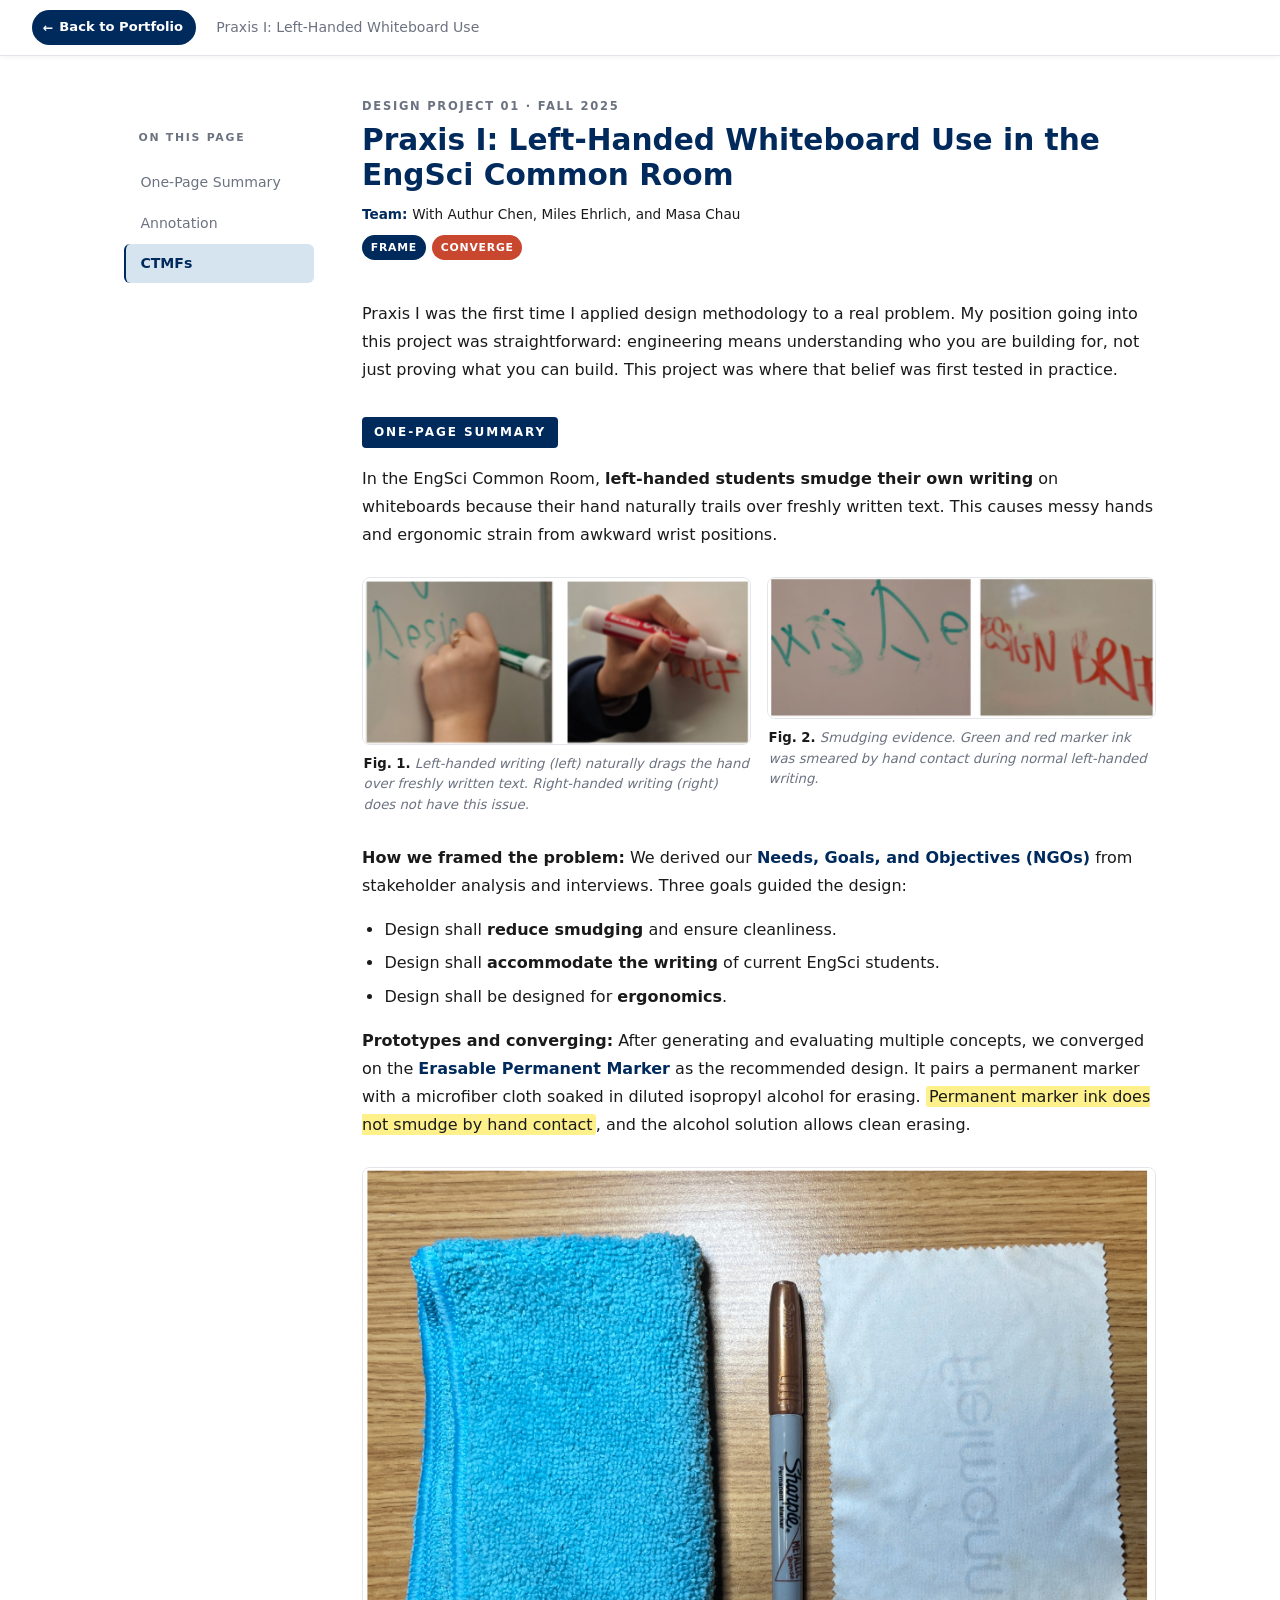
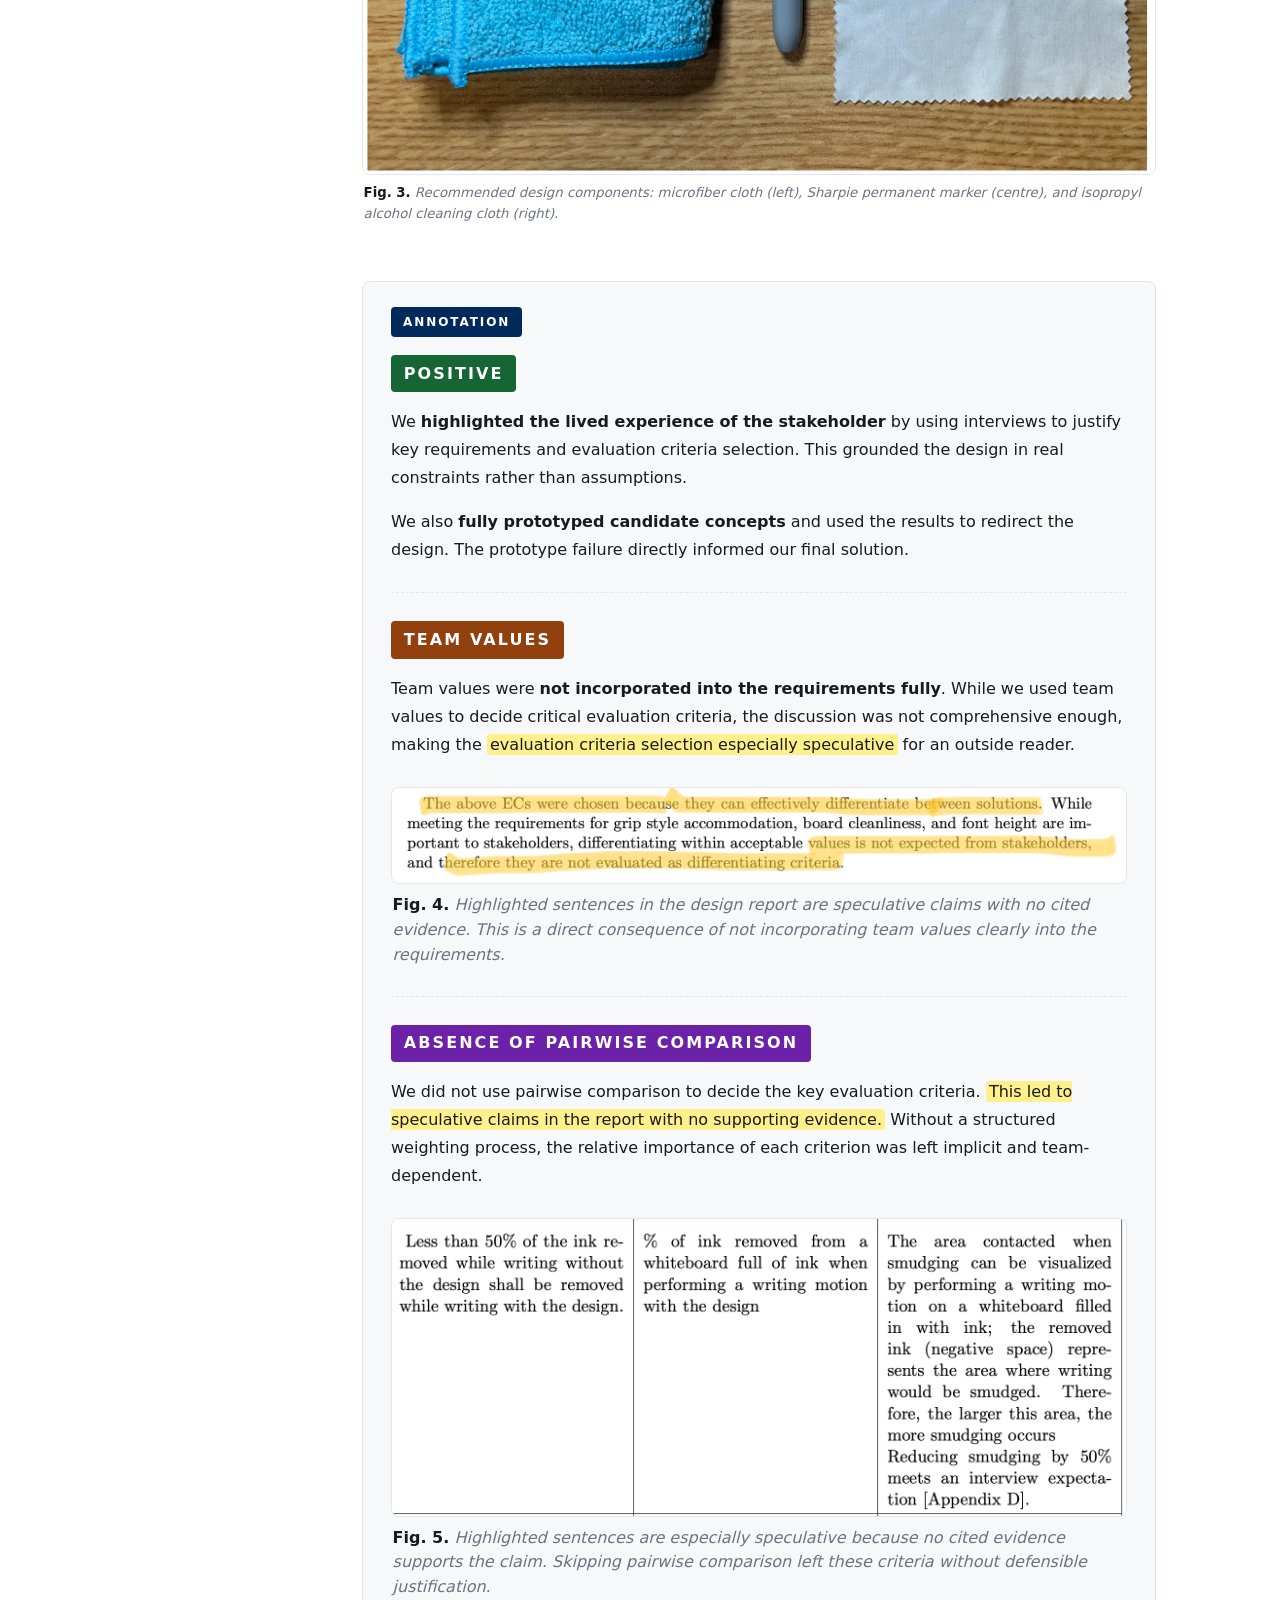
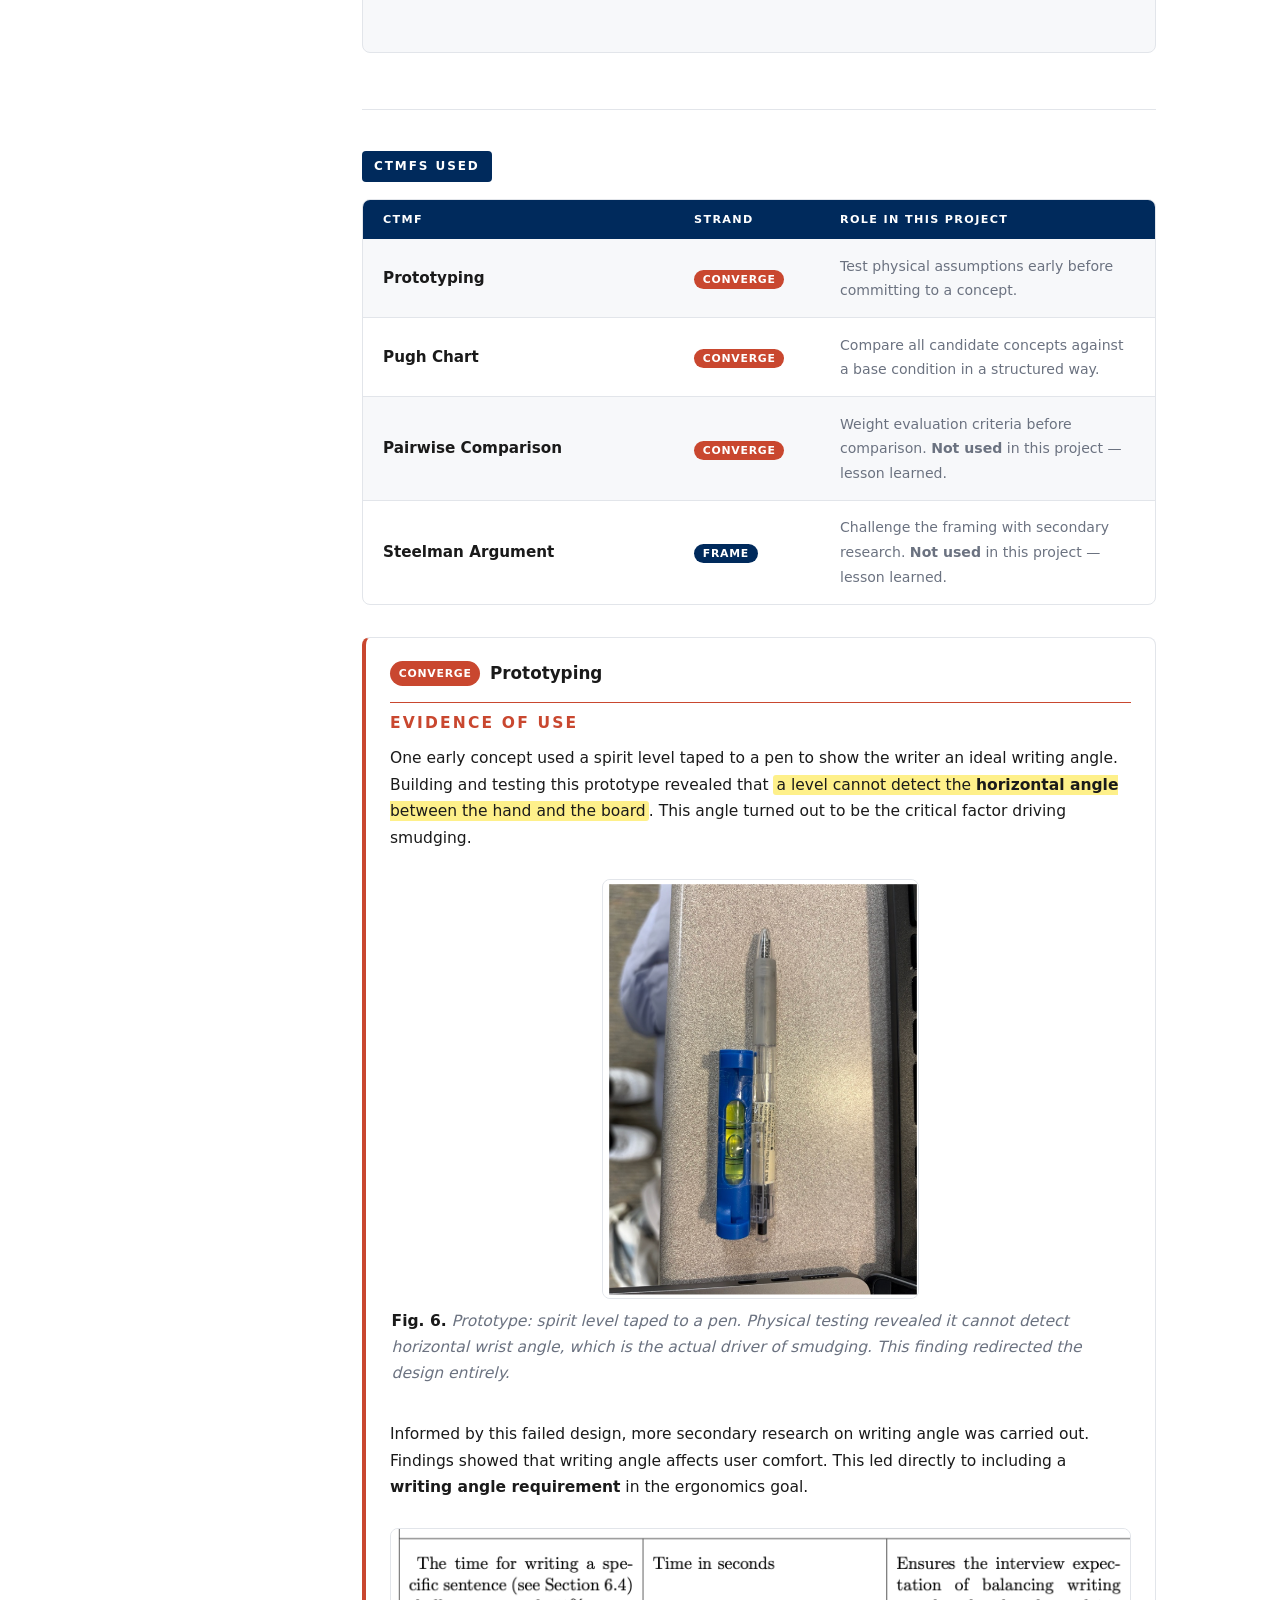
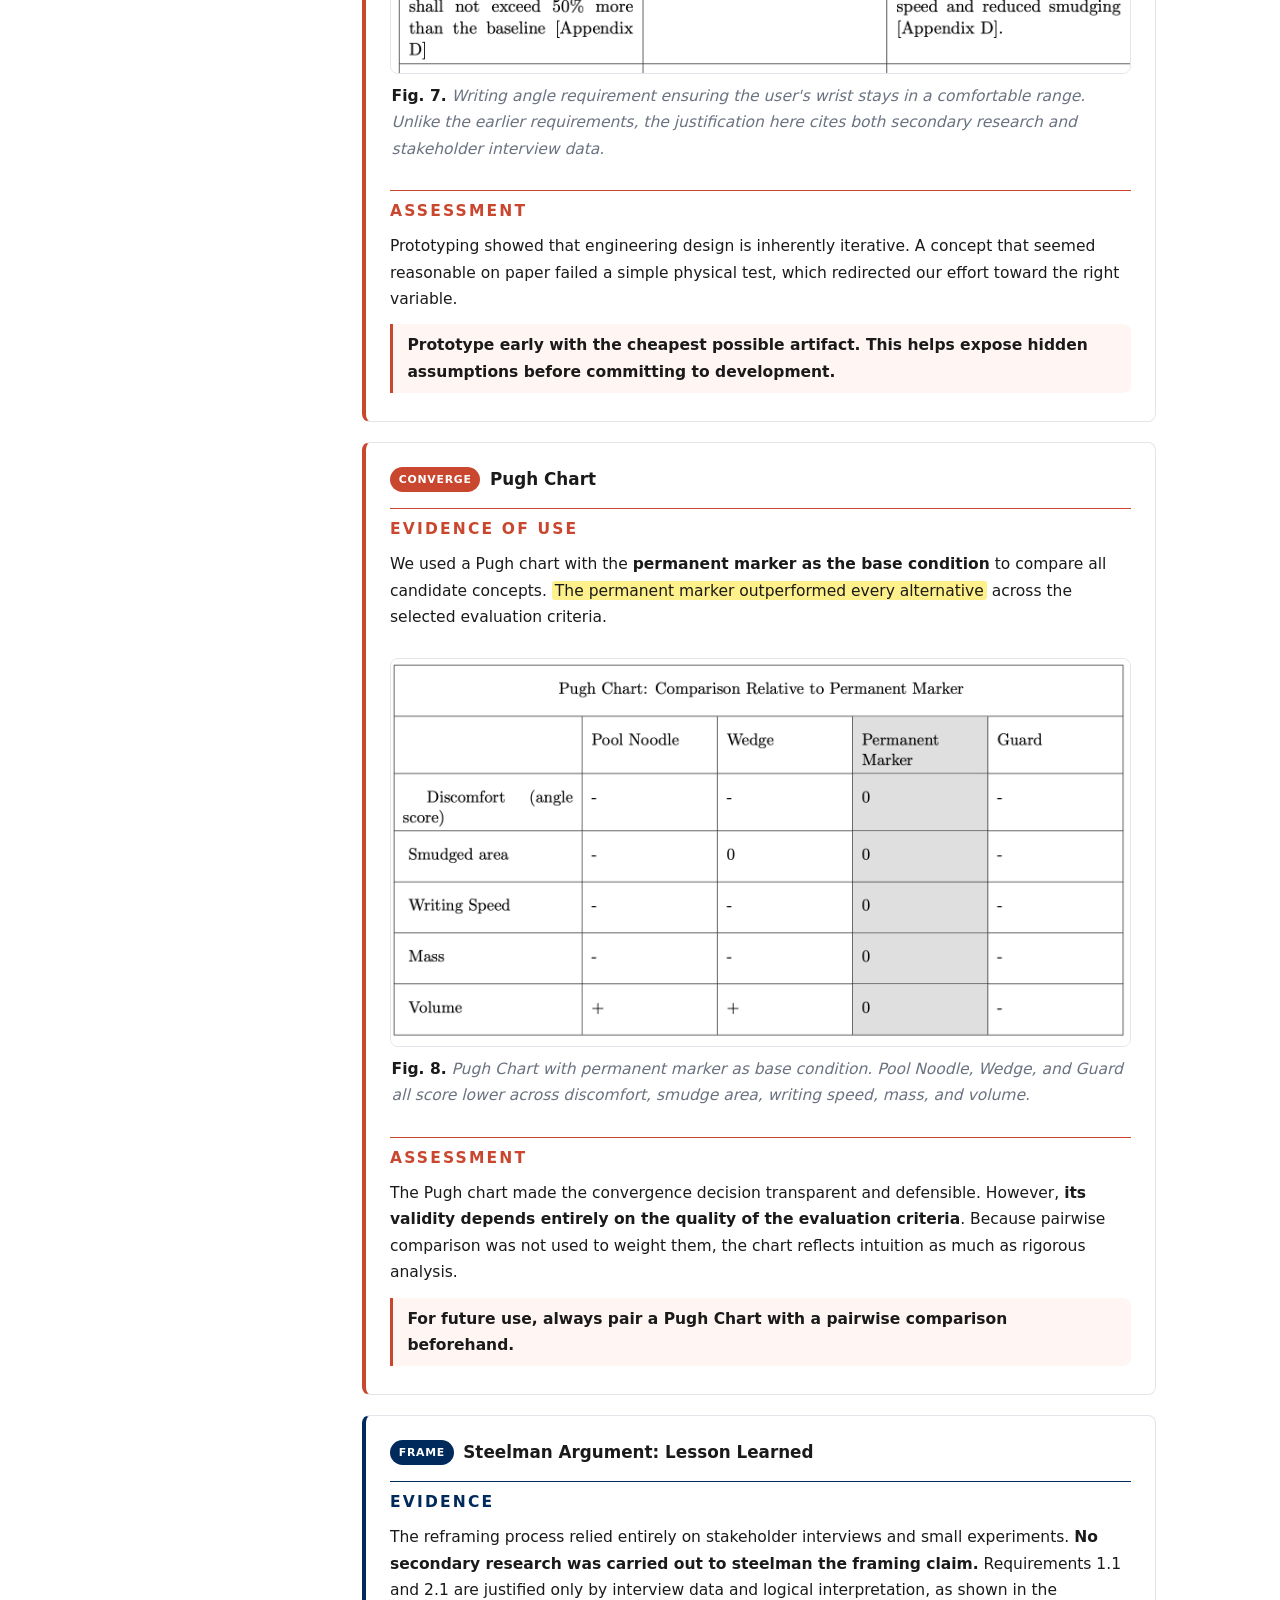
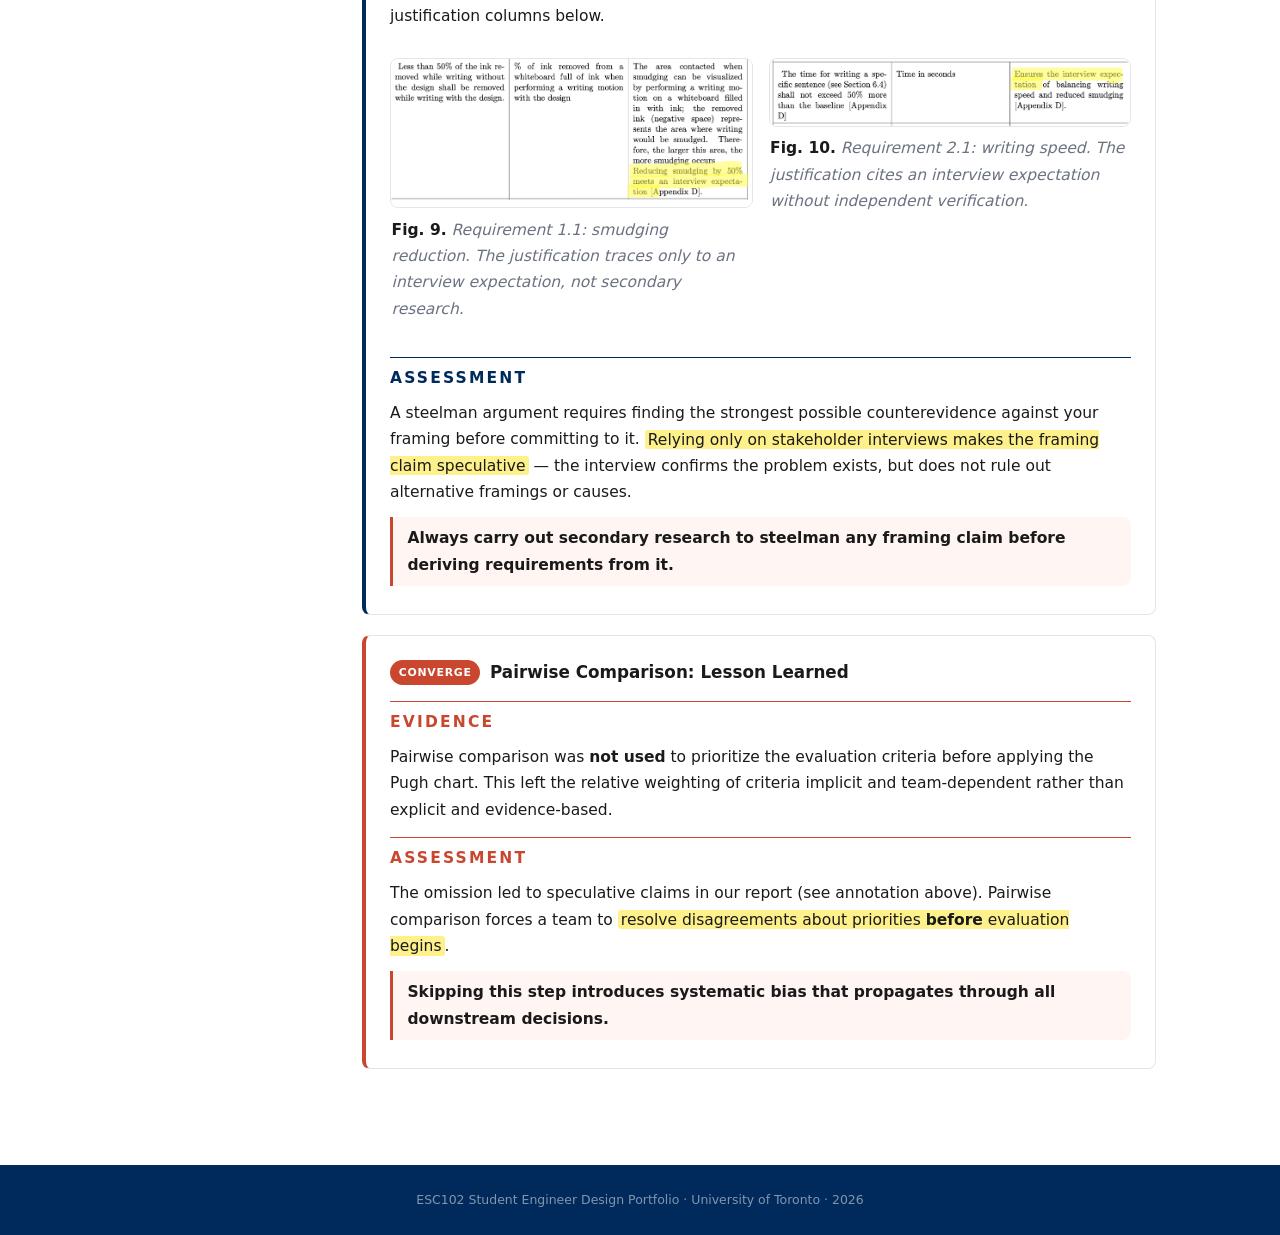
<file: praxis-1.html>
<!DOCTYPE html>
<html lang="en">
<head>
  <meta charset="UTF-8" />
  <meta name="viewport" content="width=device-width, initial-scale=1.0" />
  <title>Praxis I: Engineering Portfolio</title>
  <link rel="stylesheet" href="css/praxis.css" />
</head>
<body>

  <nav class="topbar">
    <a class="topbar-back" href="praxis.html">Back to Portfolio</a>
    <span class="topbar-title">Praxis I: Left-Handed Whiteboard Use</span>
  </nav>

  <div class="project-layout">

    <aside class="sidebar">
      <p class="sidebar-label">On this page</p>
      <nav class="sidebar-nav">
        <a class="sidebar-link" href="#summary">One-Page Summary</a>
        <a class="sidebar-link" href="#annotation">Annotation</a>
        <a class="sidebar-link" href="#ctmfs">CTMFs</a>
      </nav>
    </aside>

    <main class="main-content">

      <div class="project-page-header">
        <p class="project-page-eyebrow">Design Project 01 · Fall 2025</p>
        <h1 class="project-page-title">Praxis I: Left-Handed Whiteboard Use in the EngSci Common Room</h1>
        <p class="project-page-teammates">With Authur Chen, Miles Ehrlich, and Masa Chau</p>
        <div class="strand-badges">
          <span class="badge badge-frame">Frame</span>
          <span class="badge badge-converge">Converge</span>
        </div>
      </div>

      <!-- ── Project intro ──────────────────────────────────────── -->
      <div class="summary-body" style="margin-bottom: 2rem;">
        <p>
          Praxis I was the first time I applied design methodology to a real problem.
          My position going into this project was straightforward: engineering means
          understanding who you are building for, not just proving what you can build.
          This project was where that belief was first tested in practice.
        </p>
      </div>

      <!-- ── Summary ──────────────────────────────────────────── -->
      <section id="summary" class="content-section">
        <p class="subsection-title">One-Page Summary</p>
        <div class="summary-body">
          <p>
            In the EngSci Common Room, <strong>left-handed students smudge their own writing</strong>
            on whiteboards because their hand naturally trails over freshly written text.
            This causes messy hands and ergonomic strain from awkward wrist positions.
          </p>
        </div>

        <div class="figure-row">
          <div class="figure">
            <img src="assets/praxis/praxis1_image1.png" alt="Left vs right-handed whiteboard writing posture" />
            <p class="figure-caption"><strong>Fig. 1.</strong> Left-handed writing (left) naturally drags the hand over freshly written text. Right-handed writing (right) does not have this issue.</p>
          </div>
          <div class="figure">
            <img src="assets/praxis/praxis1_image2.png" alt="Smudging on whiteboard" />
            <p class="figure-caption"><strong>Fig. 2.</strong> Smudging evidence. Green and red marker ink was smeared by hand contact during normal left-handed writing.</p>
          </div>
        </div>

        <div class="summary-body">
          <p>
            <strong>How we framed the problem:</strong> We derived our
            <span class="key-term">Needs, Goals, and Objectives (NGOs)</span>
            from stakeholder analysis and interviews. Three goals guided the design:
          </p>
          <ul>
            <li>Design shall <strong>reduce smudging</strong> and ensure cleanliness.</li>
            <li>Design shall <strong>accommodate the writing</strong> of current EngSci students.</li>
            <li>Design shall be designed for <strong>ergonomics</strong>.</li>
          </ul>
          <p>
            <strong>Prototypes and converging:</strong> After generating and evaluating
            multiple concepts, we converged on the
            <span class="key-term">Erasable Permanent Marker</span>
            as the recommended design. It pairs a permanent marker with a microfiber cloth
            soaked in diluted isopropyl alcohol for erasing.
            <mark>Permanent marker ink does not smudge by hand contact</mark>, and the
            alcohol solution allows clean erasing.
          </p>
        </div>

        <div class="figure">
          <img src="assets/praxis/praxis1_image3.png" alt="Recommended design components" />
          <p class="figure-caption"><strong>Fig. 3.</strong> Recommended design components: microfiber cloth (left), Sharpie permanent marker (centre), and isopropyl alcohol cleaning cloth (right).</p>
        </div>
      </section>

      <!-- ── Annotation ───────────────────────────────────────── -->
      <section id="annotation" class="content-section">
        <div class="annotation-box">
          <p class="subsection-title">Annotation</p>

          <div class="annotation-point">
            <p class="annotation-point-label label-positive">Positive</p>
            <p>
              We <strong>highlighted the lived experience of the stakeholder</strong>
              by using interviews to justify key requirements and evaluation criteria selection.
              This grounded the design in real constraints rather than assumptions.
            </p>
            <p>
              We also <strong>fully prototyped candidate concepts</strong> and used the results
              to redirect the design. The prototype failure directly informed our final solution.
            </p>
          </div>

          <div class="annotation-point">
            <p class="annotation-point-label label-team">Team Values</p>
            <p>
              Team values were <strong>not incorporated into the requirements fully</strong>.
              While we used team values to decide critical evaluation criteria, the discussion
              was not comprehensive enough, making the
              <mark>evaluation criteria selection especially speculative</mark>
              for an outside reader.
            </p>
            <div class="figure">
              <img src="assets/praxis/praxis1_image8.png" alt="Speculative claims highlighted in design report" />
              <p class="figure-caption"><strong>Fig. 4.</strong> Highlighted sentences in the design report are speculative claims with no cited evidence. This is a direct consequence of not incorporating team values clearly into the requirements.</p>
            </div>
          </div>

          <div class="annotation-point">
            <p class="annotation-point-label label-pairwise">Absence of Pairwise Comparison</p>
            <p>
              We did not use pairwise comparison to decide the key evaluation criteria.
              <mark>This led to speculative claims in the report with no supporting evidence.</mark>
              Without a structured weighting process, the relative importance of each criterion
              was left implicit and team-dependent.
            </p>
            <div class="figure">
              <img src="assets/praxis/praxis1_image4.png" alt="Highlighted speculative sentences in design report" />
              <p class="figure-caption"><strong>Fig. 5.</strong> Highlighted sentences are especially speculative because no cited evidence supports the claim. Skipping pairwise comparison left these criteria without defensible justification.</p>
            </div>
          </div>

        </div>
      </section>

      <!-- ── CTMFs ─────────────────────────────────────────────── -->
      <section id="ctmfs" class="content-section">
        <hr class="section-divider" />
        <p class="subsection-title">CTMFs Used</p>

        <!-- Overview chart -->
        <div class="ctmf-overview">
          <div class="ctmf-overview-header">
            <span>CTMF</span>
            <span>Strand</span>
            <span>Role in this project</span>
          </div>
          <div class="ctmf-overview-row">
            <span class="ctmf-overview-name">Prototyping</span>
            <span><span class="badge badge-converge">Converge</span></span>
            <span class="ctmf-overview-desc">Test physical assumptions early before committing to a concept.</span>
          </div>
          <div class="ctmf-overview-row">
            <span class="ctmf-overview-name">Pugh Chart</span>
            <span><span class="badge badge-converge">Converge</span></span>
            <span class="ctmf-overview-desc">Compare all candidate concepts against a base condition in a structured way.</span>
          </div>
          <div class="ctmf-overview-row">
            <span class="ctmf-overview-name">Pairwise Comparison</span>
            <span><span class="badge badge-converge">Converge</span></span>
            <span class="ctmf-overview-desc">Weight evaluation criteria before comparison. <strong>Not used</strong> in this project — lesson learned.</span>
          </div>
          <div class="ctmf-overview-row">
            <span class="ctmf-overview-name">Steelman Argument</span>
            <span><span class="badge badge-frame">Frame</span></span>
            <span class="ctmf-overview-desc">Challenge the framing with secondary research. <strong>Not used</strong> in this project — lesson learned.</span>
          </div>
        </div>

        <!-- Detailed cards -->
        <div class="ctmf-grid">

          <div class="ctmf-card converge">
            <div class="ctmf-card-header">
              <span class="badge badge-converge">Converge</span>
              <span class="ctmf-name">Prototyping</span>
            </div>
            <p class="ctmf-row-label">Evidence of Use</p>
            <p>
              One early concept used a spirit level taped to a pen to show the writer an
              ideal writing angle. Building and testing this prototype revealed that
              <mark>a level cannot detect the <strong>horizontal angle</strong> between
              the hand and the board</mark>. This angle turned out to be the critical
              factor driving smudging.
            </p>

            <div class="figure narrow">
              <img src="assets/praxis/praxis1_image6.png" alt="Spirit level taped to pen prototype" />
              <p class="figure-caption"><strong>Fig. 6.</strong> Prototype: spirit level taped to a pen. Physical testing revealed it cannot detect horizontal wrist angle, which is the actual driver of smudging. This finding redirected the design entirely.</p>
            </div>

            <p>
              Informed by this failed design, more secondary research on writing angle was
              carried out. Findings showed that writing angle affects user comfort.
              This led directly to including a <strong>writing angle requirement</strong>
              in the ergonomics goal.
            </p>

            <div class="figure">
              <img src="assets/praxis/praxis1_image5.png" alt="Writing angle requirement in design report" />
              <p class="figure-caption"><strong>Fig. 7.</strong> Writing angle requirement ensuring the user's wrist stays in a comfortable range. Unlike the earlier requirements, the justification here cites both secondary research and stakeholder interview data.</p>
            </div>

            <p class="ctmf-row-label">Assessment</p>
            <p>
              Prototyping showed that engineering design is inherently iterative. A concept
              that seemed reasonable on paper failed a simple physical test, which redirected
              our effort toward the right variable.
            </p>
            <p class="lesson">Prototype early with the cheapest possible artifact. This helps expose hidden assumptions before committing to development.</p>
          </div>

          <div class="ctmf-card converge">
            <div class="ctmf-card-header">
              <span class="badge badge-converge">Converge</span>
              <span class="ctmf-name">Pugh Chart</span>
            </div>
            <p class="ctmf-row-label">Evidence of Use</p>
            <p>
              We used a Pugh chart with the <strong>permanent marker as the base condition</strong>
              to compare all candidate concepts.
              <mark>The permanent marker outperformed every alternative</mark>
              across the selected evaluation criteria.
            </p>

            <div class="figure">
              <img src="assets/praxis/praxis1_image7.png" alt="Pugh Chart comparing design concepts" />
              <p class="figure-caption"><strong>Fig. 8.</strong> Pugh Chart with permanent marker as base condition. Pool Noodle, Wedge, and Guard all score lower across discomfort, smudge area, writing speed, mass, and volume.</p>
            </div>

            <p class="ctmf-row-label">Assessment</p>
            <p>
              The Pugh chart made the convergence decision transparent and defensible.
              However, <strong>its validity depends entirely on the quality of the evaluation
              criteria</strong>. Because pairwise comparison was not used to weight them,
              the chart reflects intuition as much as rigorous analysis.
            </p>
            <p class="lesson">For future use, always pair a Pugh Chart with a pairwise comparison beforehand.</p>
          </div>

          <div class="ctmf-card frame">
            <div class="ctmf-card-header">
              <span class="badge badge-frame">Frame</span>
              <span class="ctmf-name">Steelman Argument: Lesson Learned</span>
            </div>
            <p class="ctmf-row-label">Evidence</p>
            <p>
              The reframing process relied entirely on stakeholder interviews and small
              experiments. <strong>No secondary research was carried out to steelman
              the framing claim.</strong> Requirements 1.1 and 2.1 are justified only
              by interview data and logical interpretation, as shown in the justification
              columns below.
            </p>

            <div class="figure-row">
              <div class="figure">
                <img src="assets/praxis/praxis1_req1.png" alt="Requirement 1.1 justification" />
                <p class="figure-caption"><strong>Fig. 9.</strong> Requirement 1.1: smudging reduction. The justification traces only to an interview expectation, not secondary research.</p>
              </div>
              <div class="figure">
                <img src="assets/praxis/praxis1_req2.png" alt="Requirement 2.1 justification" />
                <p class="figure-caption"><strong>Fig. 10.</strong> Requirement 2.1: writing speed. The justification cites an interview expectation without independent verification.</p>
              </div>
            </div>

            <p class="ctmf-row-label">Assessment</p>
            <p>
              A steelman argument requires finding the strongest possible counterevidence
              against your framing before committing to it.
              <mark>Relying only on stakeholder interviews makes the framing claim
              speculative</mark> — the interview confirms the problem exists, but does
              not rule out alternative framings or causes.
            </p>
            <p class="lesson">Always carry out secondary research to steelman any framing claim before deriving requirements from it.</p>
          </div>

          <div class="ctmf-card converge">
            <div class="ctmf-card-header">
              <span class="badge badge-converge">Converge</span>
              <span class="ctmf-name">Pairwise Comparison: Lesson Learned</span>
            </div>
            <p class="ctmf-row-label">Evidence</p>
            <p>
              Pairwise comparison was <strong>not used</strong> to prioritize the evaluation
              criteria before applying the Pugh chart. This left the relative weighting of
              criteria implicit and team-dependent rather than explicit and evidence-based.
            </p>
            <p class="ctmf-row-label">Assessment</p>
            <p>
              The omission led to speculative claims in our report (see annotation above).
              Pairwise comparison forces a team to
              <mark>resolve disagreements about priorities <strong>before</strong> evaluation begins</mark>.
            </p>
            <p class="lesson">Skipping this step introduces systematic bias that propagates through all downstream decisions.</p>
          </div>

        </div>
      </section>

    </main>
  </div>

  <footer>
    ESC102 Student Engineer Design Portfolio · University of Toronto · 2026
  </footer>

  <script src="js/praxis.js"></script>
</body>
</html>
</file>
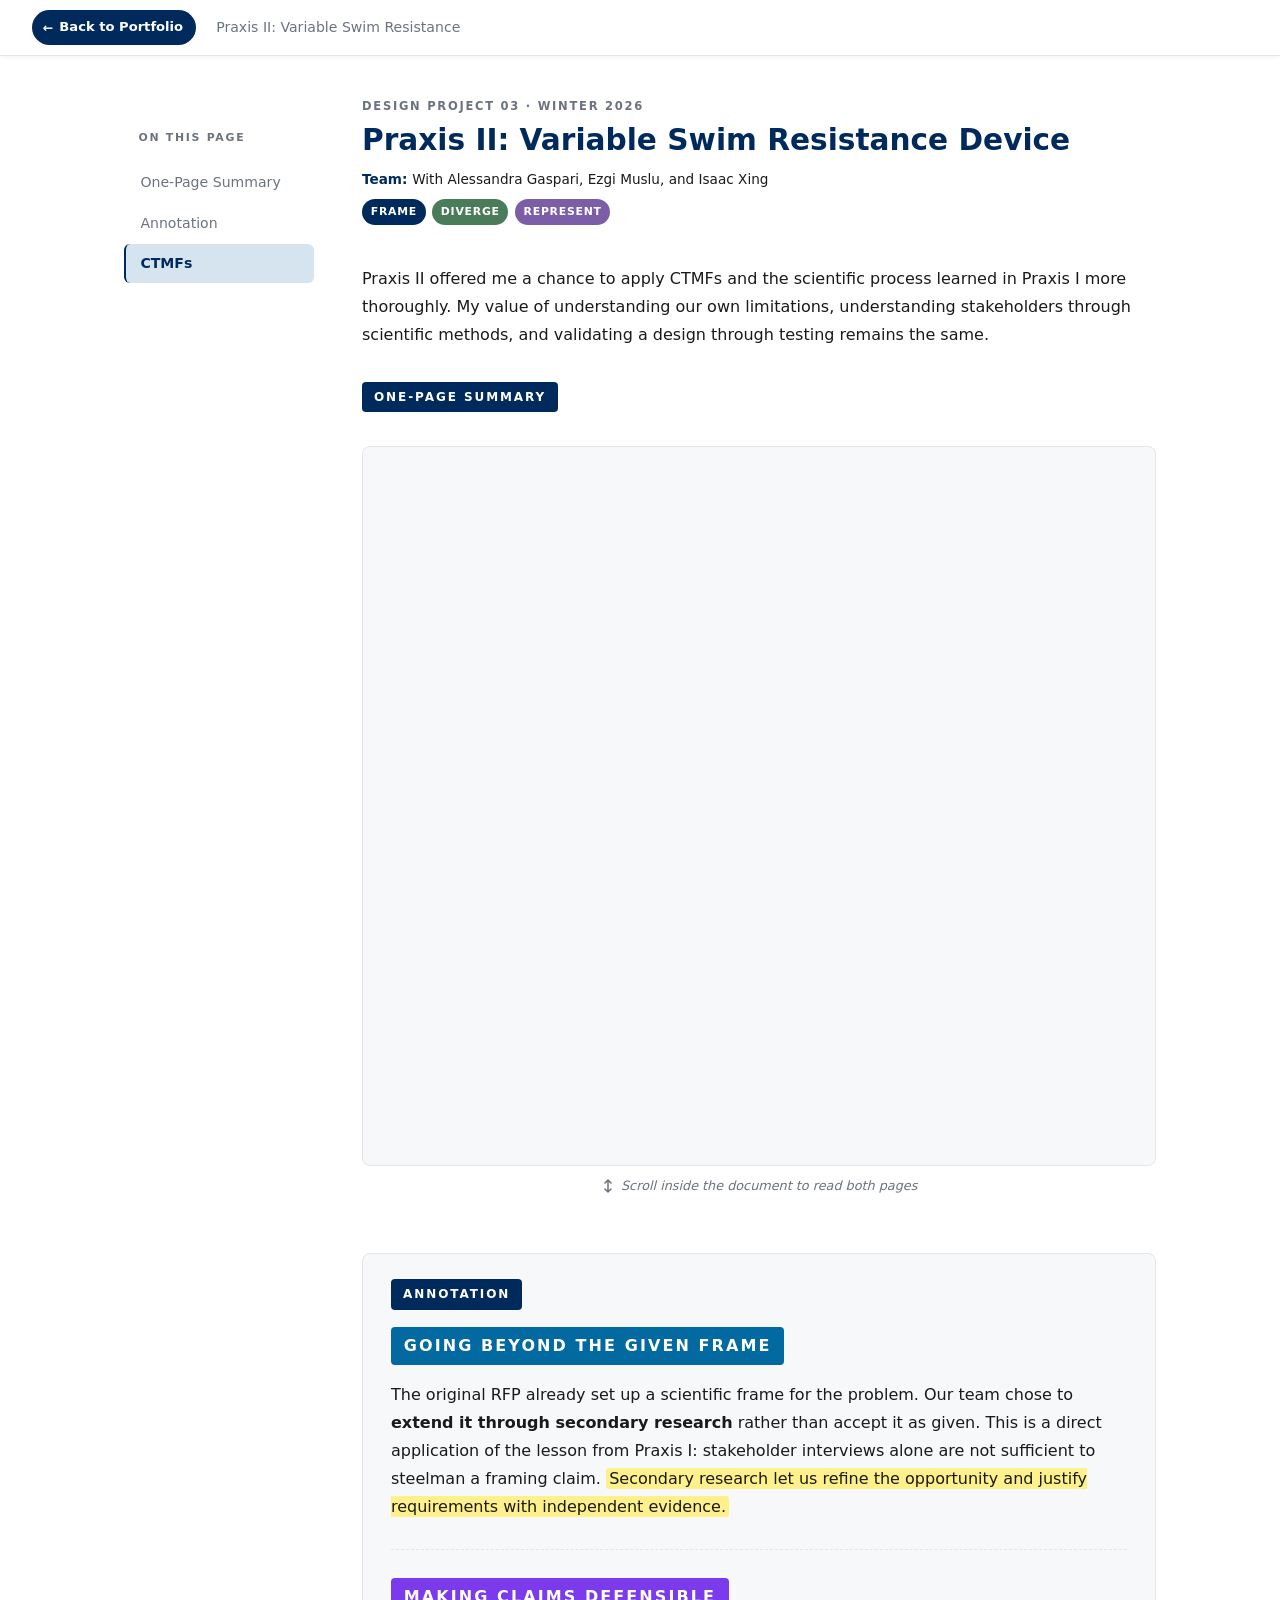
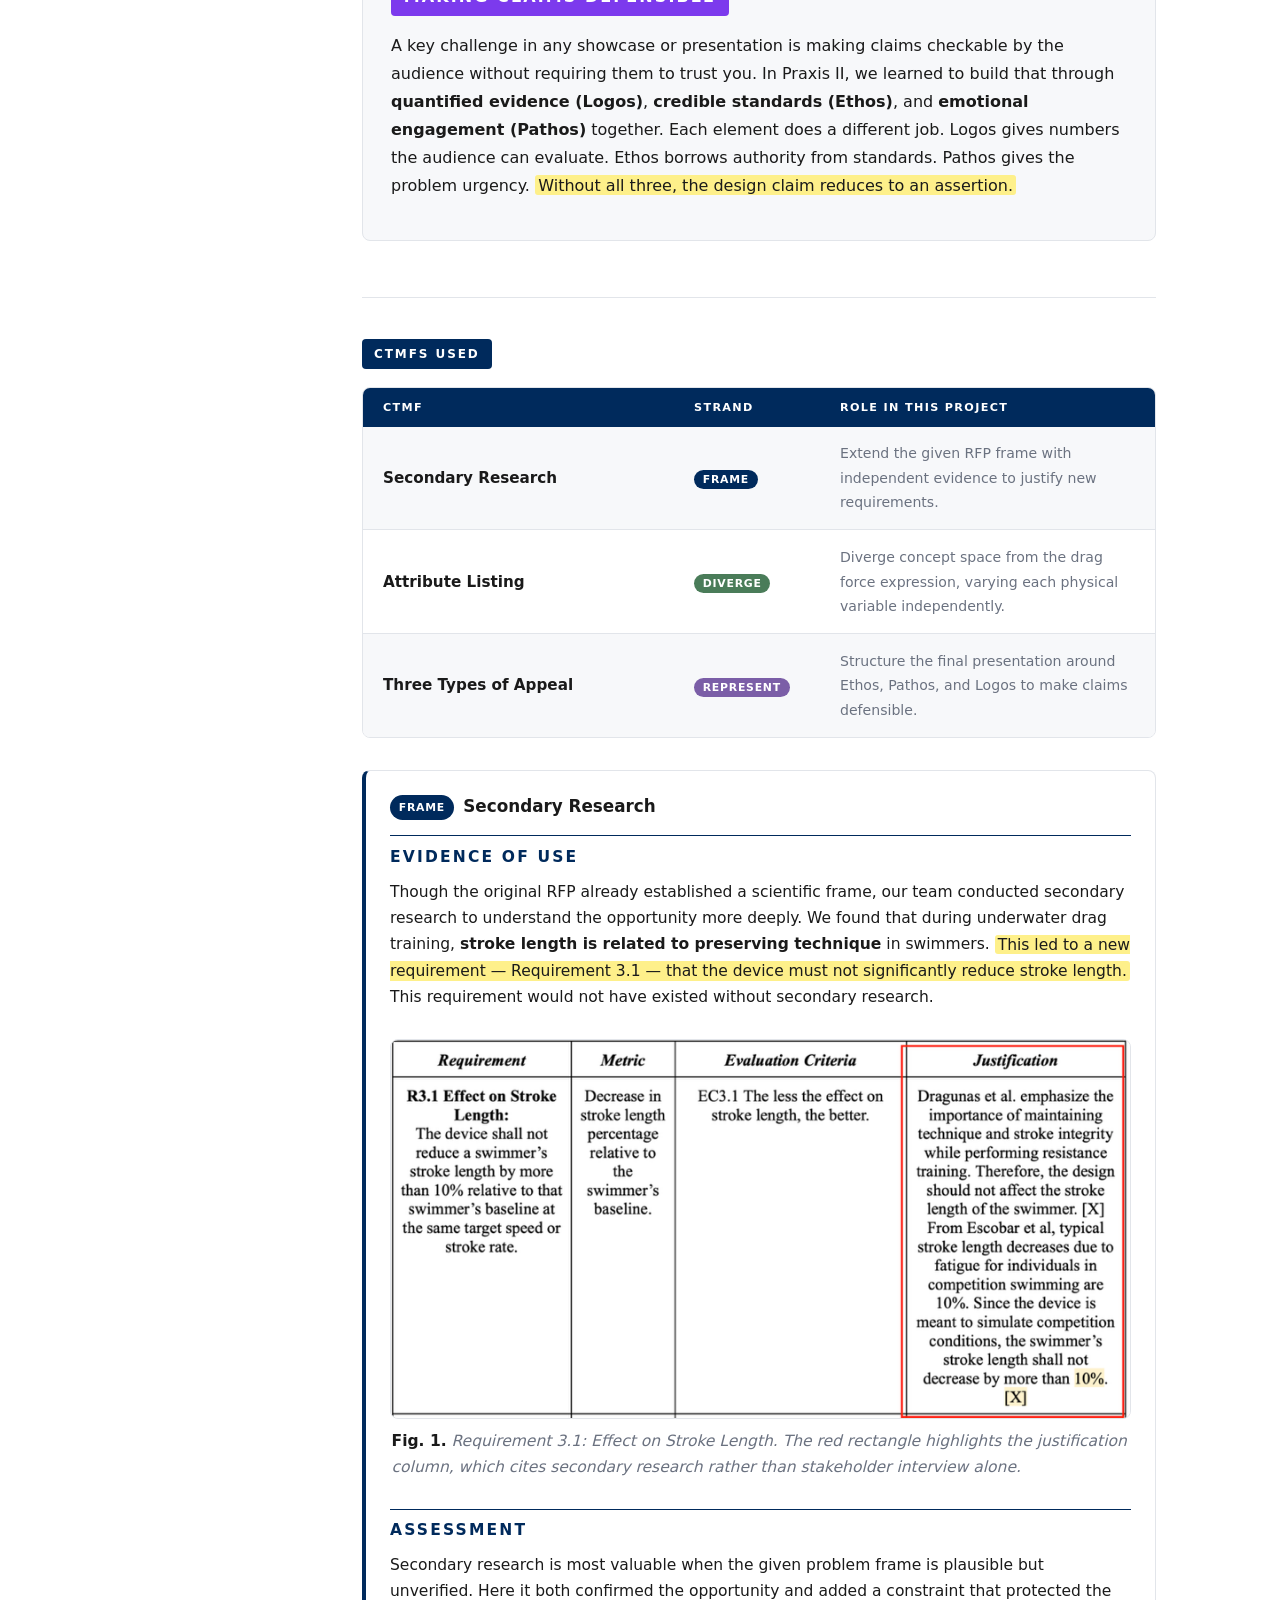
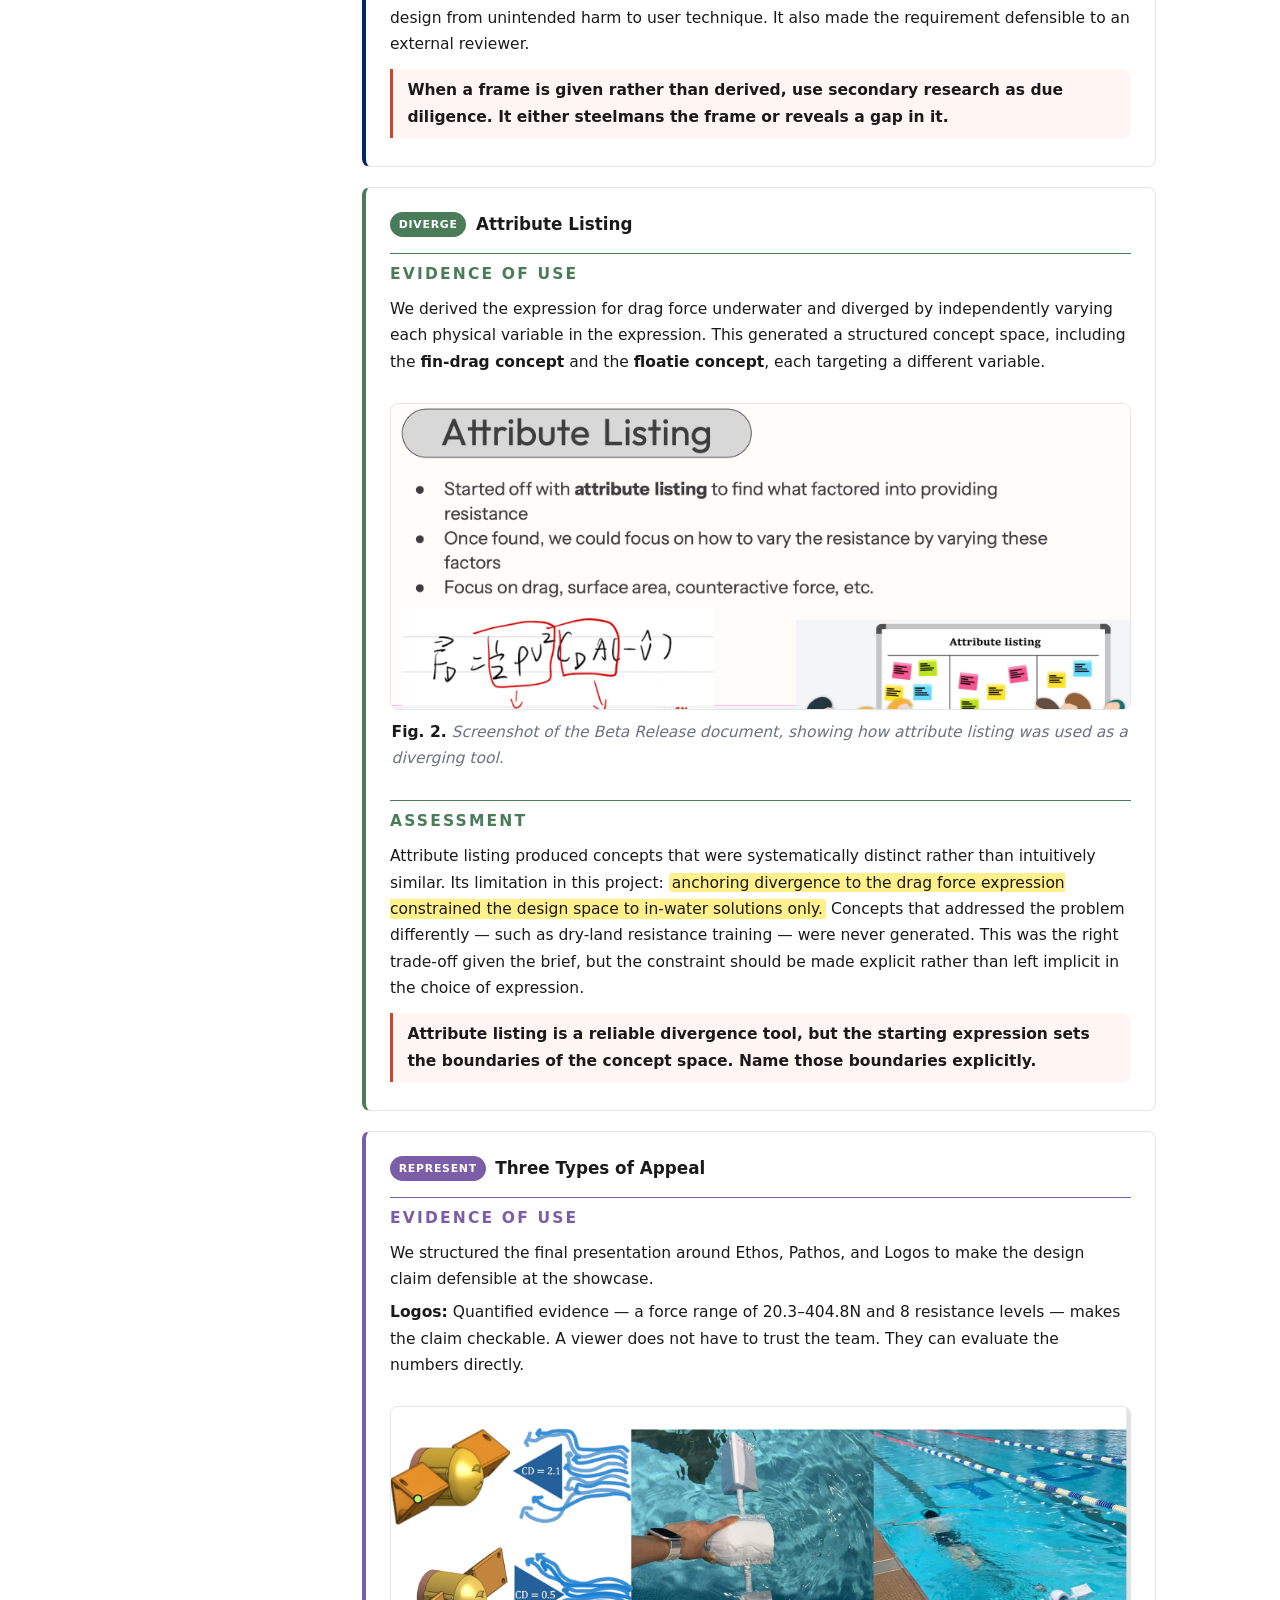
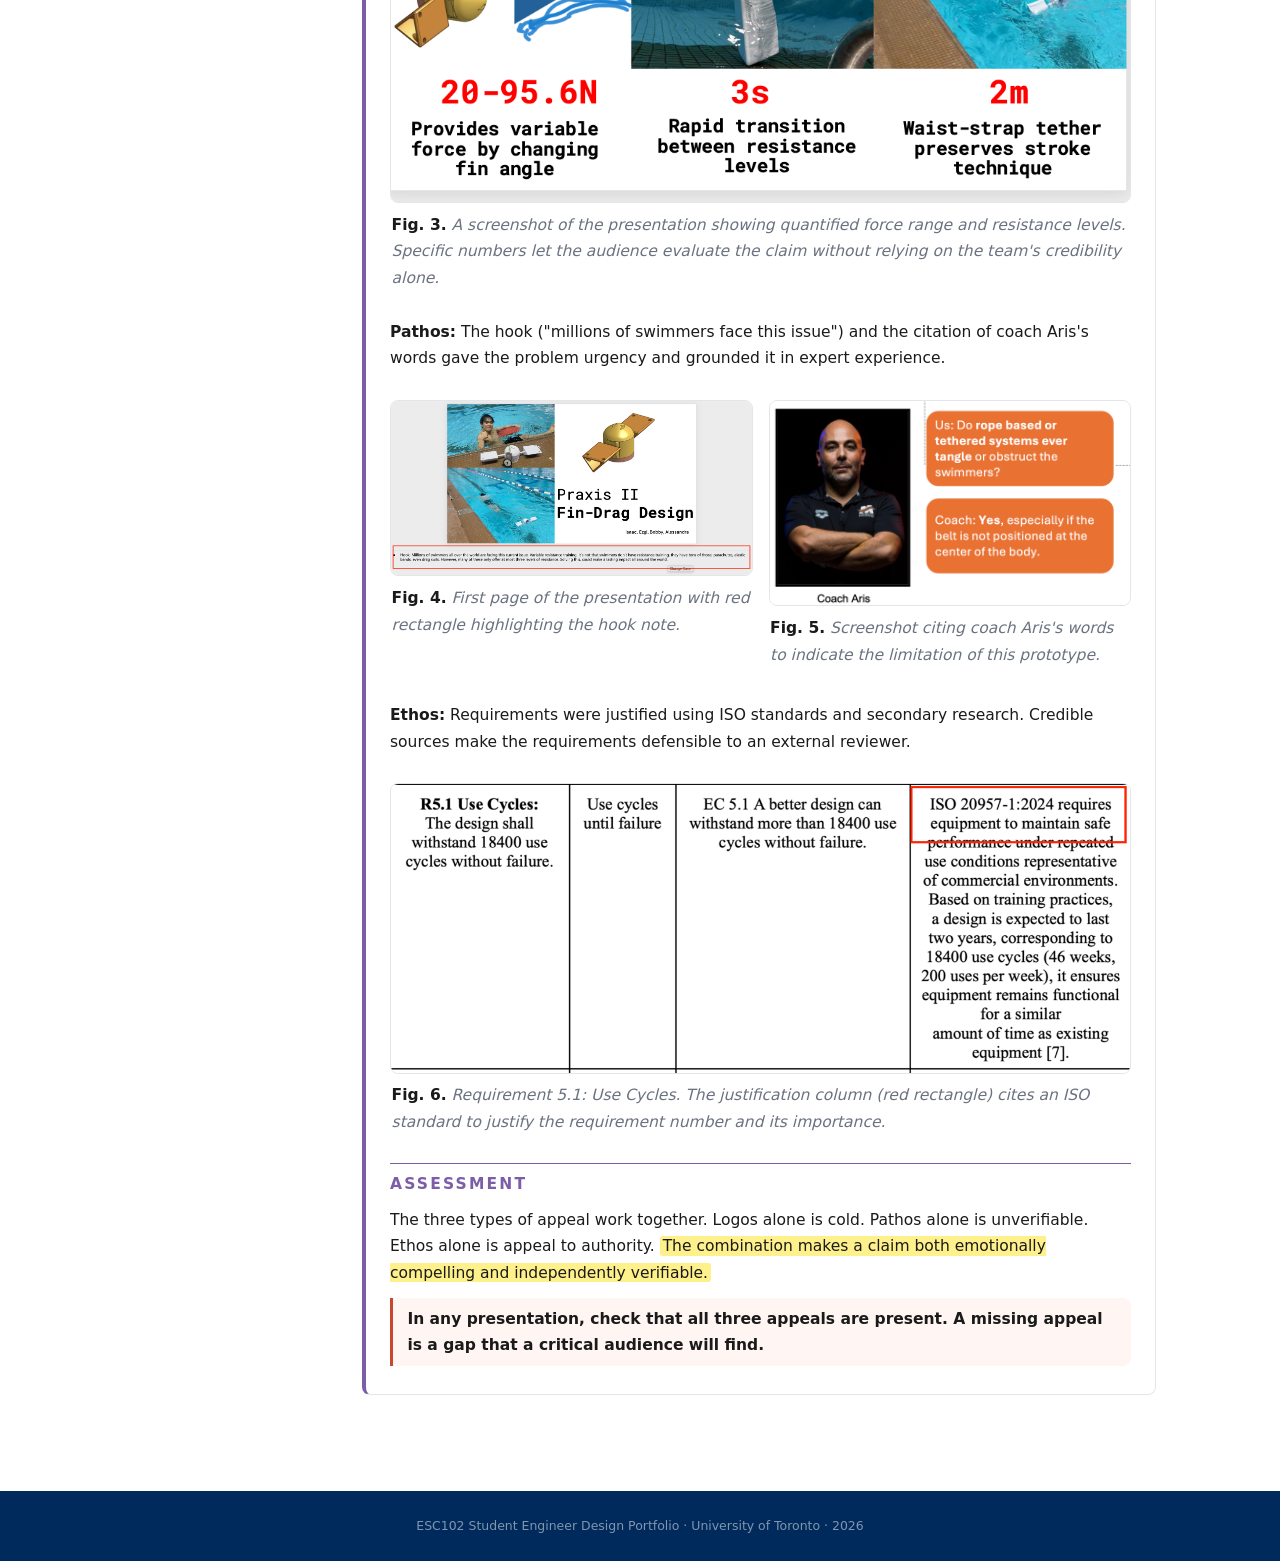
<file: praxis-2.html>
<!DOCTYPE html>
<html lang="en">
<head>
  <meta charset="UTF-8" />
  <meta name="viewport" content="width=device-width, initial-scale=1.0" />
  <title>Praxis II: Engineering Portfolio</title>
  <link rel="stylesheet" href="css/praxis.css" />
</head>
<body>

  <nav class="topbar">
    <a class="topbar-back" href="praxis.html">Back to Portfolio</a>
    <span class="topbar-title">Praxis II: Variable Swim Resistance</span>
  </nav>

  <div class="project-layout">

    <aside class="sidebar">
      <p class="sidebar-label">On this page</p>
      <nav class="sidebar-nav">
        <a class="sidebar-link" href="#summary">One-Page Summary</a>
        <a class="sidebar-link" href="#annotation">Annotation</a>
        <a class="sidebar-link" href="#ctmfs">CTMFs</a>
      </nav>
    </aside>

    <main class="main-content">

      <div class="project-page-header">
        <p class="project-page-eyebrow">Design Project 03 · Winter 2026</p>
        <h1 class="project-page-title">Praxis II: Variable Swim Resistance Device</h1>
        <p class="project-page-teammates">With Alessandra Gaspari, Ezgi Muslu, and Isaac Xing</p>
        <div class="strand-badges">
          <span class="badge badge-frame">Frame</span>
          <span class="badge badge-diverge">Diverge</span>
          <span class="badge badge-represent">Represent</span>
        </div>
      </div>

      <!-- ── Project intro ──────────────────────────────────────── -->
      <div class="summary-body" style="margin-bottom: 2rem;">
        <p>
          Praxis II offered me a chance to apply CTMFs and the scientific process learned
          in Praxis I more thoroughly.
          My value of understanding our own limitations, understanding stakeholders through
          scientific methods, and validating a design through testing remains the same.
        </p>
      </div>

      <!-- ── Summary ──────────────────────────────────────────── -->
      <section id="summary" class="content-section">
        <p class="subsection-title">One-Page Summary</p>
        <div class="pdf-wrapper">
          <iframe
            class="pdf-embed"
            src="pdfs/praxis2-onepager.pdf"
            title="Praxis II One-Pager: Variable Swim Resistance Device">
          </iframe>
          <p class="pdf-scroll-hint">
            <svg width="14" height="14" viewBox="0 0 14 14" fill="none" xmlns="http://www.w3.org/2000/svg">
              <path d="M7 1v12M4 4l3-3 3 3M4 10l3 3 3-3" stroke="#6b7280" stroke-width="1.5" stroke-linecap="round" stroke-linejoin="round"/>
            </svg>
            Scroll inside the document to read both pages
          </p>
        </div>
      </section>

      <!-- ── Annotation ───────────────────────────────────────── -->
      <section id="annotation" class="content-section">
        <div class="annotation-box">
          <p class="subsection-title">Annotation</p>

          <div class="annotation-point">
            <p class="annotation-point-label label-p2-frame">Going Beyond the Given Frame</p>
            <p>
              The original RFP already set up a scientific frame for the problem.
              Our team chose to <strong>extend it through secondary research</strong>
              rather than accept it as given.
              This is a direct application of the lesson from Praxis I: stakeholder interviews
              alone are not sufficient to steelman a framing claim.
              <mark>Secondary research let us refine the opportunity and justify requirements
              with independent evidence.</mark>
            </p>
          </div>

          <div class="annotation-point">
            <p class="annotation-point-label label-p2-represent">Making Claims Defensible</p>
            <p>
              A key challenge in any showcase or presentation is making claims checkable
              by the audience without requiring them to trust you.
              In Praxis II, we learned to build that through <strong>quantified evidence
              (Logos)</strong>, <strong>credible standards (Ethos)</strong>, and
              <strong>emotional engagement (Pathos)</strong> together.
              Each element does a different job. Logos gives numbers the audience can evaluate.
              Ethos borrows authority from standards. Pathos gives the problem urgency.
              <mark>Without all three, the design claim reduces to an assertion.</mark>
            </p>
          </div>

        </div>
      </section>

      <!-- ── CTMFs ─────────────────────────────────────────────── -->
      <section id="ctmfs" class="content-section">
        <hr class="section-divider" />
        <p class="subsection-title">CTMFs Used</p>

        <!-- Overview chart -->
        <div class="ctmf-overview">
          <div class="ctmf-overview-header">
            <span>CTMF</span>
            <span>Strand</span>
            <span>Role in this project</span>
          </div>
          <div class="ctmf-overview-row">
            <span class="ctmf-overview-name">Secondary Research</span>
            <span><span class="badge badge-frame">Frame</span></span>
            <span class="ctmf-overview-desc">Extend the given RFP frame with independent evidence to justify new requirements.</span>
          </div>
          <div class="ctmf-overview-row">
            <span class="ctmf-overview-name">Attribute Listing</span>
            <span><span class="badge badge-diverge">Diverge</span></span>
            <span class="ctmf-overview-desc">Diverge concept space from the drag force expression, varying each physical variable independently.</span>
          </div>
          <div class="ctmf-overview-row">
            <span class="ctmf-overview-name">Three Types of Appeal</span>
            <span><span class="badge badge-represent">Represent</span></span>
            <span class="ctmf-overview-desc">Structure the final presentation around Ethos, Pathos, and Logos to make claims defensible.</span>
          </div>
        </div>

        <!-- Detailed cards -->
        <div class="ctmf-grid">

          <div class="ctmf-card frame">
            <div class="ctmf-card-header">
              <span class="badge badge-frame">Frame</span>
              <span class="ctmf-name">Secondary Research</span>
            </div>
            <p class="ctmf-row-label">Evidence of Use</p>
            <p>
              Though the original RFP already established a scientific frame, our team
              conducted secondary research to understand the opportunity more deeply.
              We found that during underwater drag training,
              <strong>stroke length is related to preserving technique</strong> in swimmers.
              <mark>This led to a new requirement — Requirement 3.1 — that the device must
              not significantly reduce stroke length.</mark>
              This requirement would not have existed without secondary research.
            </p>

            <div class="figure">
              <img src="assets/praxis/praxis2_image1.png" alt="Requirement 3.1 Effect on Stroke Length" />
              <p class="figure-caption"><strong>Fig. 1.</strong> Requirement 3.1: Effect on Stroke Length. The red rectangle highlights the justification column, which cites secondary research rather than stakeholder interview alone.</p>
            </div>

            <p class="ctmf-row-label">Assessment</p>
            <p>
              Secondary research is most valuable when the given problem frame is plausible
              but unverified. Here it both confirmed the opportunity and added a constraint
              that protected the design from unintended harm to user technique.
              It also made the requirement defensible to an external reviewer.
            </p>
            <p class="lesson">When a frame is given rather than derived, use secondary research as due diligence. It either steelmans the frame or reveals a gap in it.</p>
          </div>

          <div class="ctmf-card diverge">
            <div class="ctmf-card-header">
              <span class="badge badge-diverge">Diverge</span>
              <span class="ctmf-name">Attribute Listing</span>
            </div>
            <p class="ctmf-row-label">Evidence of Use</p>
            <p>
              We derived the expression for drag force underwater and diverged by
              independently varying each physical variable in the expression.
              This generated a structured concept space, including the
              <strong>fin-drag concept</strong> and the <strong>floatie concept</strong>,
              each targeting a different variable.
            </p>

            <div class="figure">
              <img src="assets/praxis/praxis2_image2.png" alt="Beta Release document showing attribute listing as diverging tool" />
              <p class="figure-caption"><strong>Fig. 2.</strong> Screenshot of the Beta Release document, showing how attribute listing was used as a diverging tool.</p>
            </div>

            <p class="ctmf-row-label">Assessment</p>
            <p>
              Attribute listing produced concepts that were systematically distinct rather
              than intuitively similar.
              Its limitation in this project: <mark>anchoring divergence to the drag
              force expression constrained the design space to in-water solutions only.</mark>
              Concepts that addressed the problem differently — such as dry-land resistance
              training — were never generated.
              This was the right trade-off given the brief, but the constraint should be
              made explicit rather than left implicit in the choice of expression.
            </p>
            <p class="lesson">Attribute listing is a reliable divergence tool, but the starting expression sets the boundaries of the concept space. Name those boundaries explicitly.</p>
          </div>

          <div class="ctmf-card represent">
            <div class="ctmf-card-header">
              <span class="badge badge-represent">Represent</span>
              <span class="ctmf-name">Three Types of Appeal</span>
            </div>
            <p class="ctmf-row-label">Evidence of Use</p>
            <p>
              We structured the final presentation around Ethos, Pathos, and Logos
              to make the design claim defensible at the showcase.
            </p>

            <p>
              <strong>Logos:</strong> Quantified evidence — a force range of 20.3–404.8N
              and 8 resistance levels — makes the claim checkable.
              A viewer does not have to trust the team. They can evaluate the numbers directly.
            </p>

            <div class="figure">
              <img src="assets/praxis/praxis2_image3.png" alt="Presentation slide with quantified design specifications" />
              <p class="figure-caption"><strong>Fig. 3.</strong> A screenshot of the presentation showing quantified force range and resistance levels. Specific numbers let the audience evaluate the claim without relying on the team's credibility alone.</p>
            </div>

            <p>
              <strong>Pathos:</strong> The hook ("millions of swimmers face this issue")
              and the citation of coach Aris's words gave the problem urgency and grounded
              it in expert experience.
            </p>

            <div class="figure-row">
              <div class="figure">
                <img src="assets/praxis/praxis2_image4.png" alt="Presentation opening slide with hook" />
                <p class="figure-caption"><strong>Fig. 4.</strong> First page of the presentation with red rectangle highlighting the hook note.</p>
              </div>
              <div class="figure">
                <img src="assets/praxis/praxis2_image5.png" alt="Citation of coach Aris in presentation" />
                <p class="figure-caption"><strong>Fig. 5.</strong> Screenshot citing coach Aris's words to indicate the limitation of this prototype.</p>
              </div>
            </div>

            <p>
              <strong>Ethos:</strong> Requirements were justified using ISO standards and
              secondary research. Credible sources make the requirements defensible to
              an external reviewer.
            </p>

            <div class="figure">
              <img src="assets/praxis/praxis2_image6.png" alt="Requirement 5.1 Use Cycles with ISO standard justification" />
              <p class="figure-caption"><strong>Fig. 6.</strong> Requirement 5.1: Use Cycles. The justification column (red rectangle) cites an ISO standard to justify the requirement number and its importance.</p>
            </div>

            <p class="ctmf-row-label">Assessment</p>
            <p>
              The three types of appeal work together. Logos alone is cold. Pathos alone is
              unverifiable. Ethos alone is appeal to authority.
              <mark>The combination makes a claim both emotionally compelling and
              independently verifiable.</mark>
            </p>
            <p class="lesson">In any presentation, check that all three appeals are present. A missing appeal is a gap that a critical audience will find.</p>
          </div>

        </div>
      </section>

    </main>
  </div>

  <footer>
    ESC102 Student Engineer Design Portfolio · University of Toronto · 2026
  </footer>

  <script src="js/praxis.js"></script>
</body>
</html>
</file>
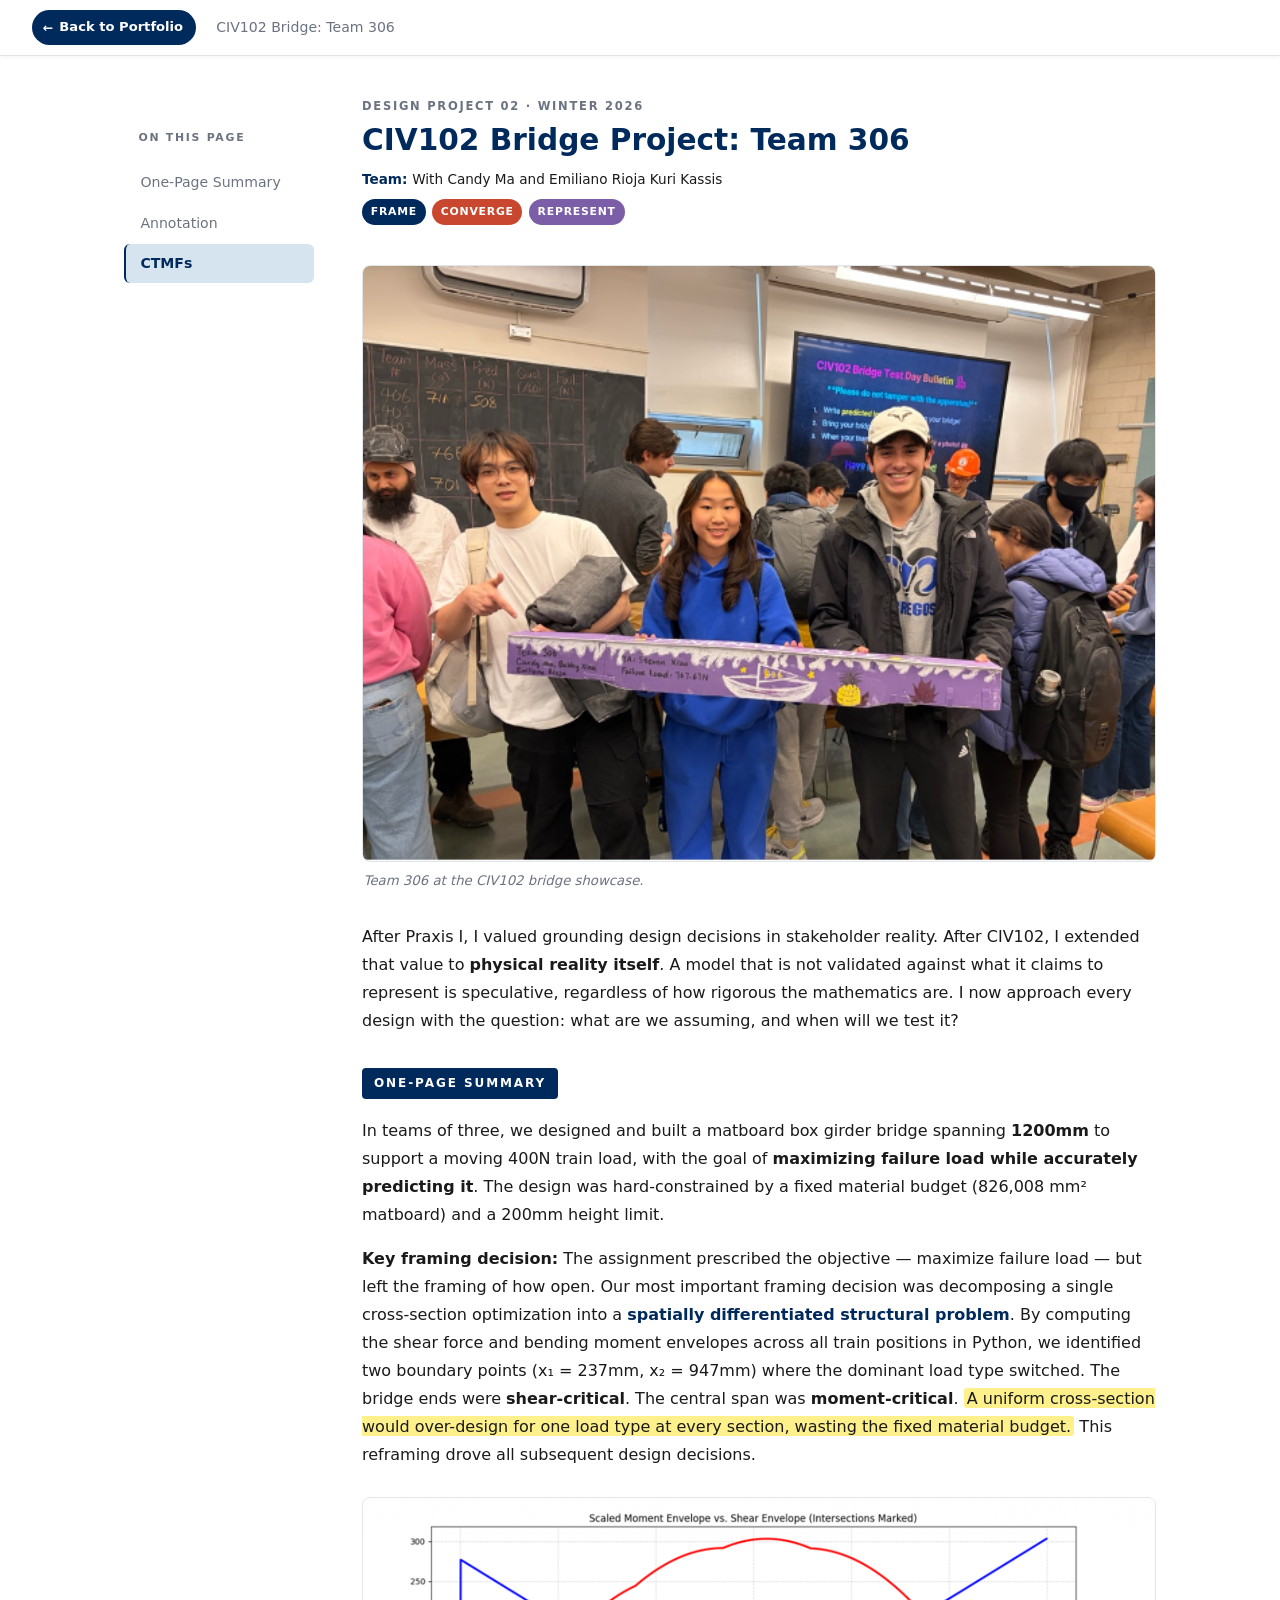
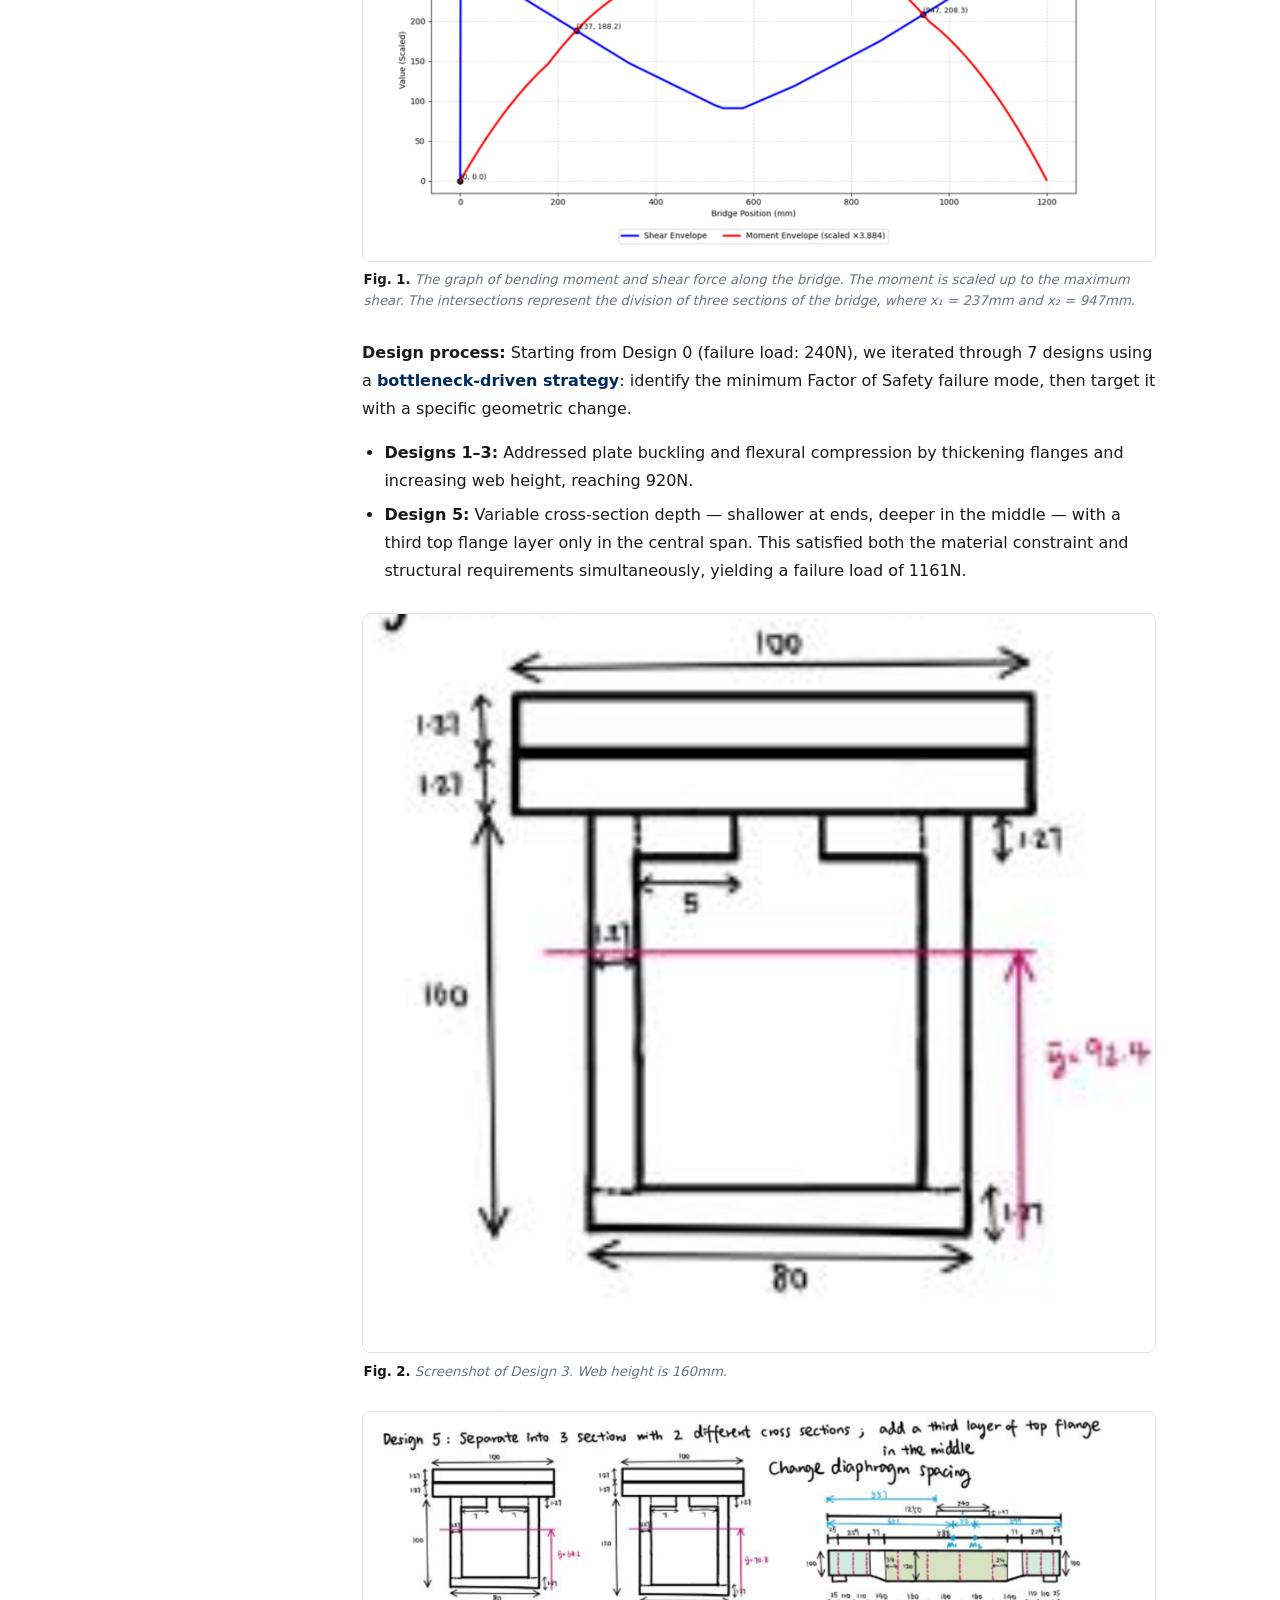
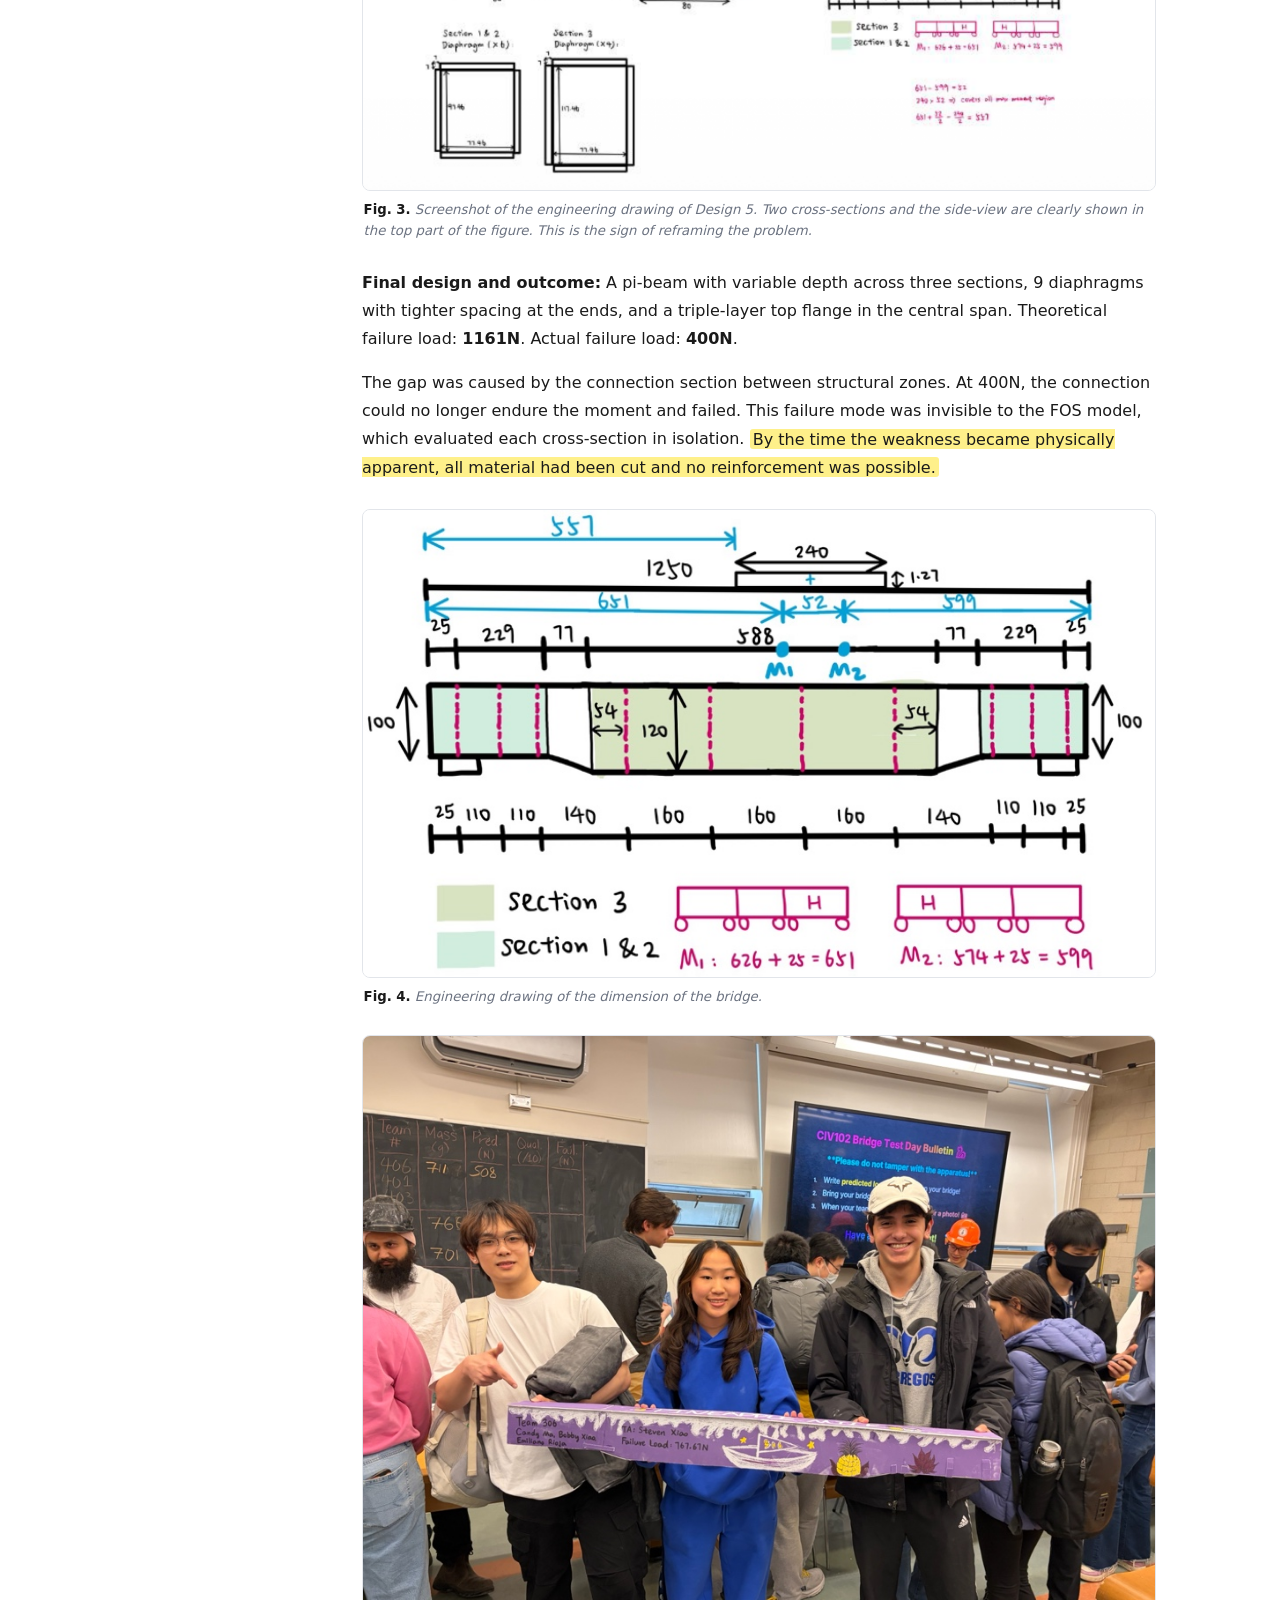
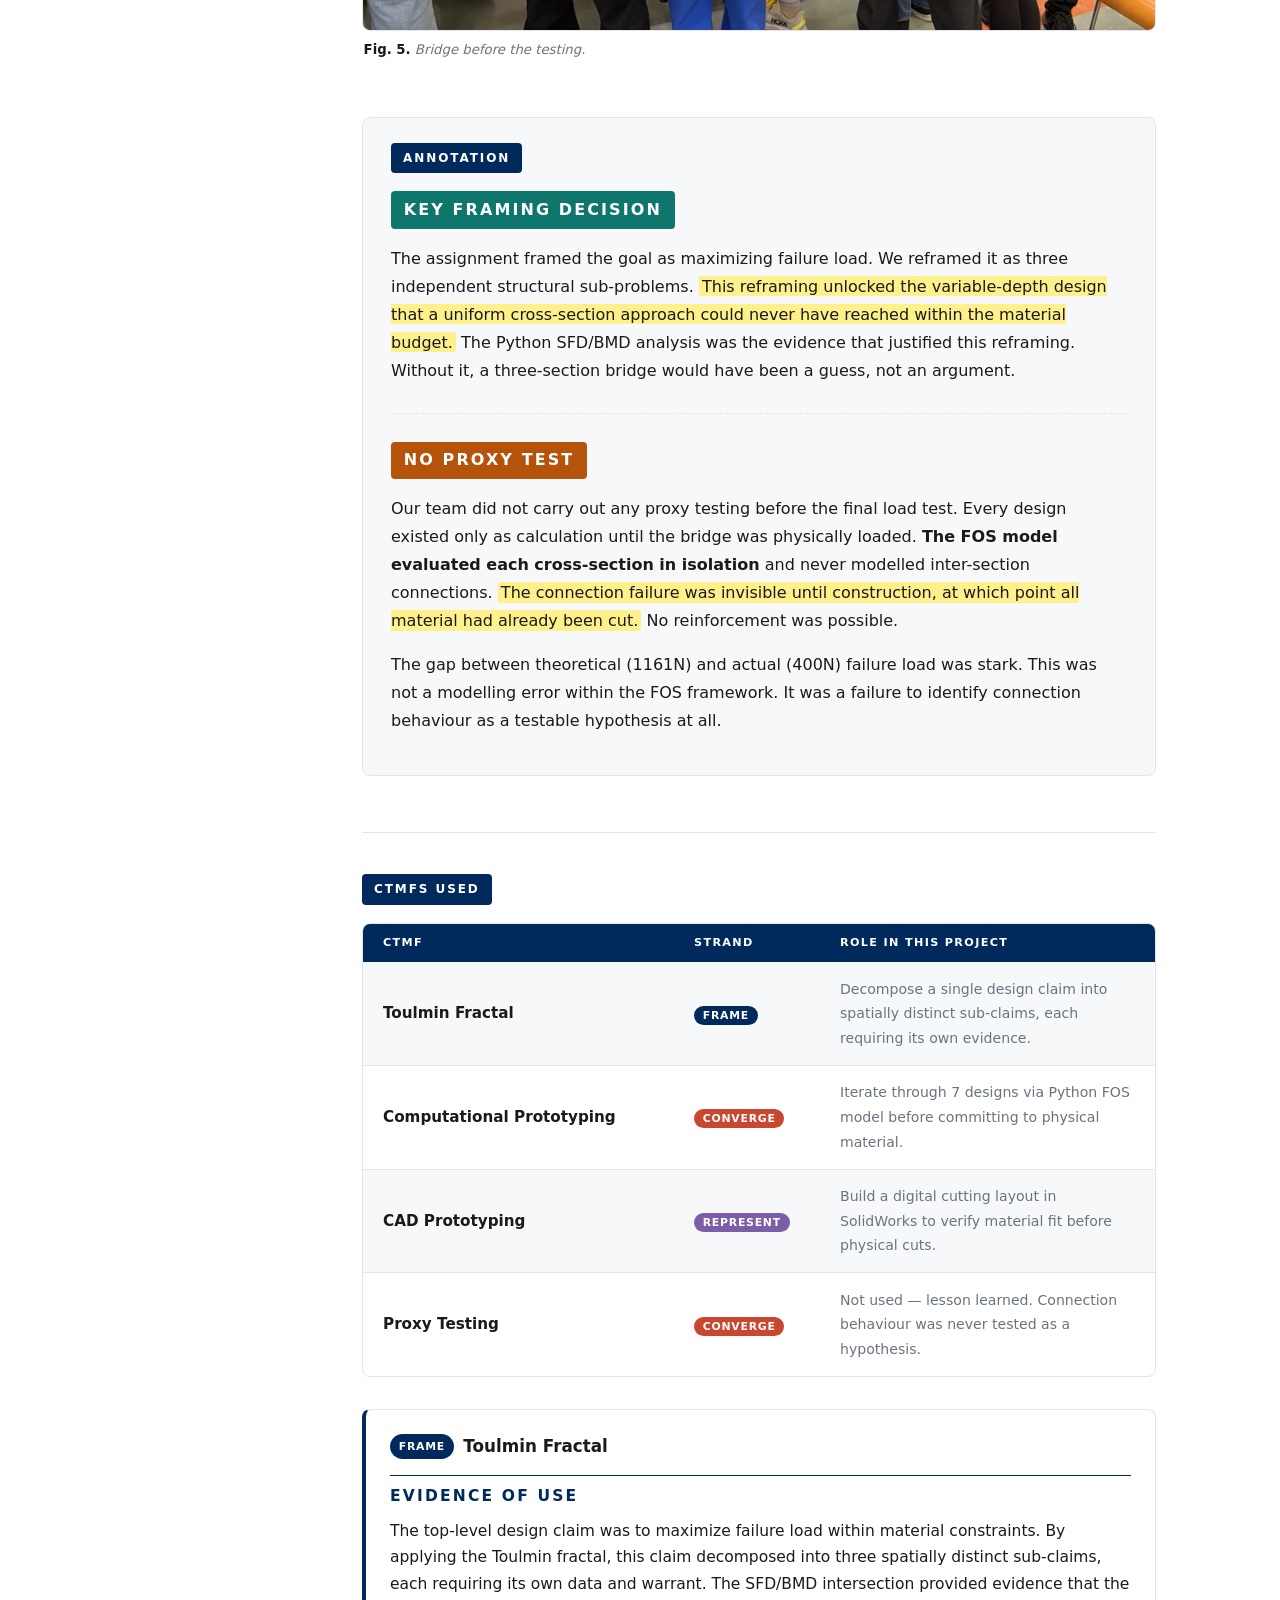
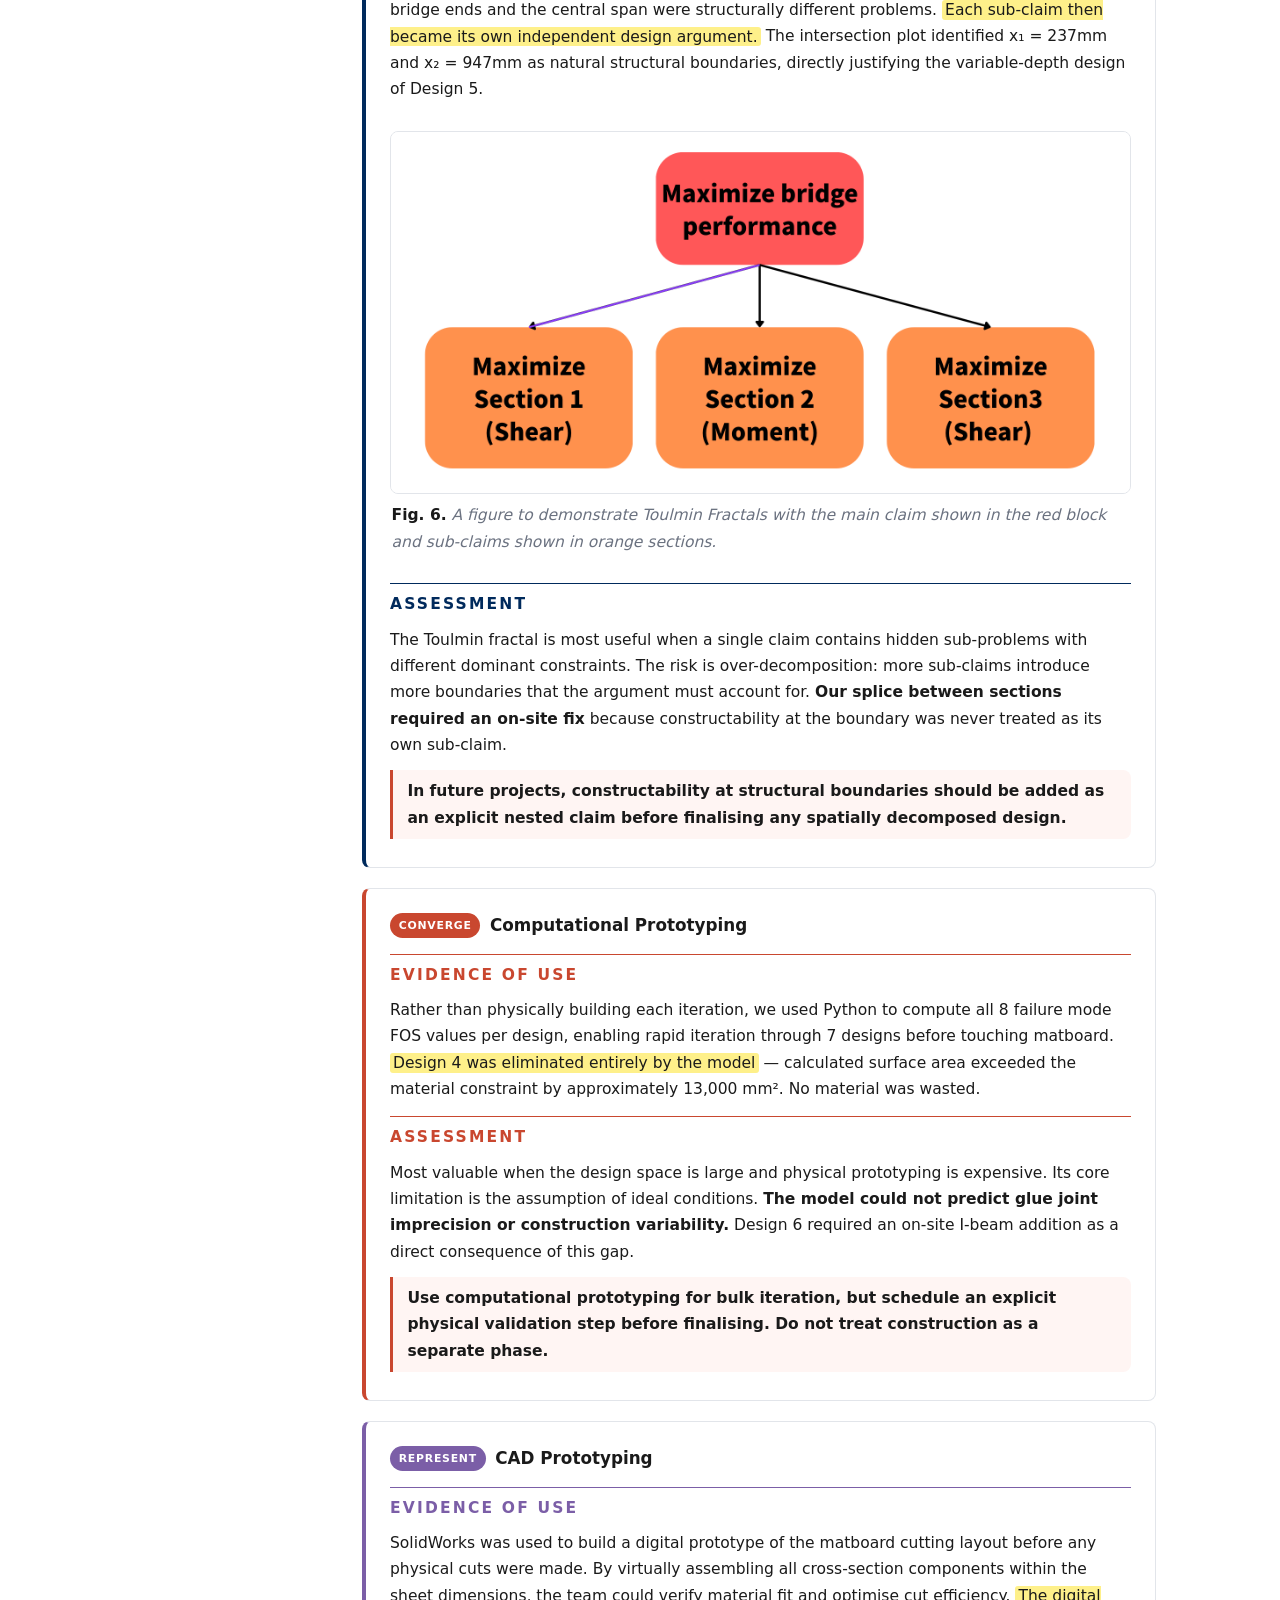
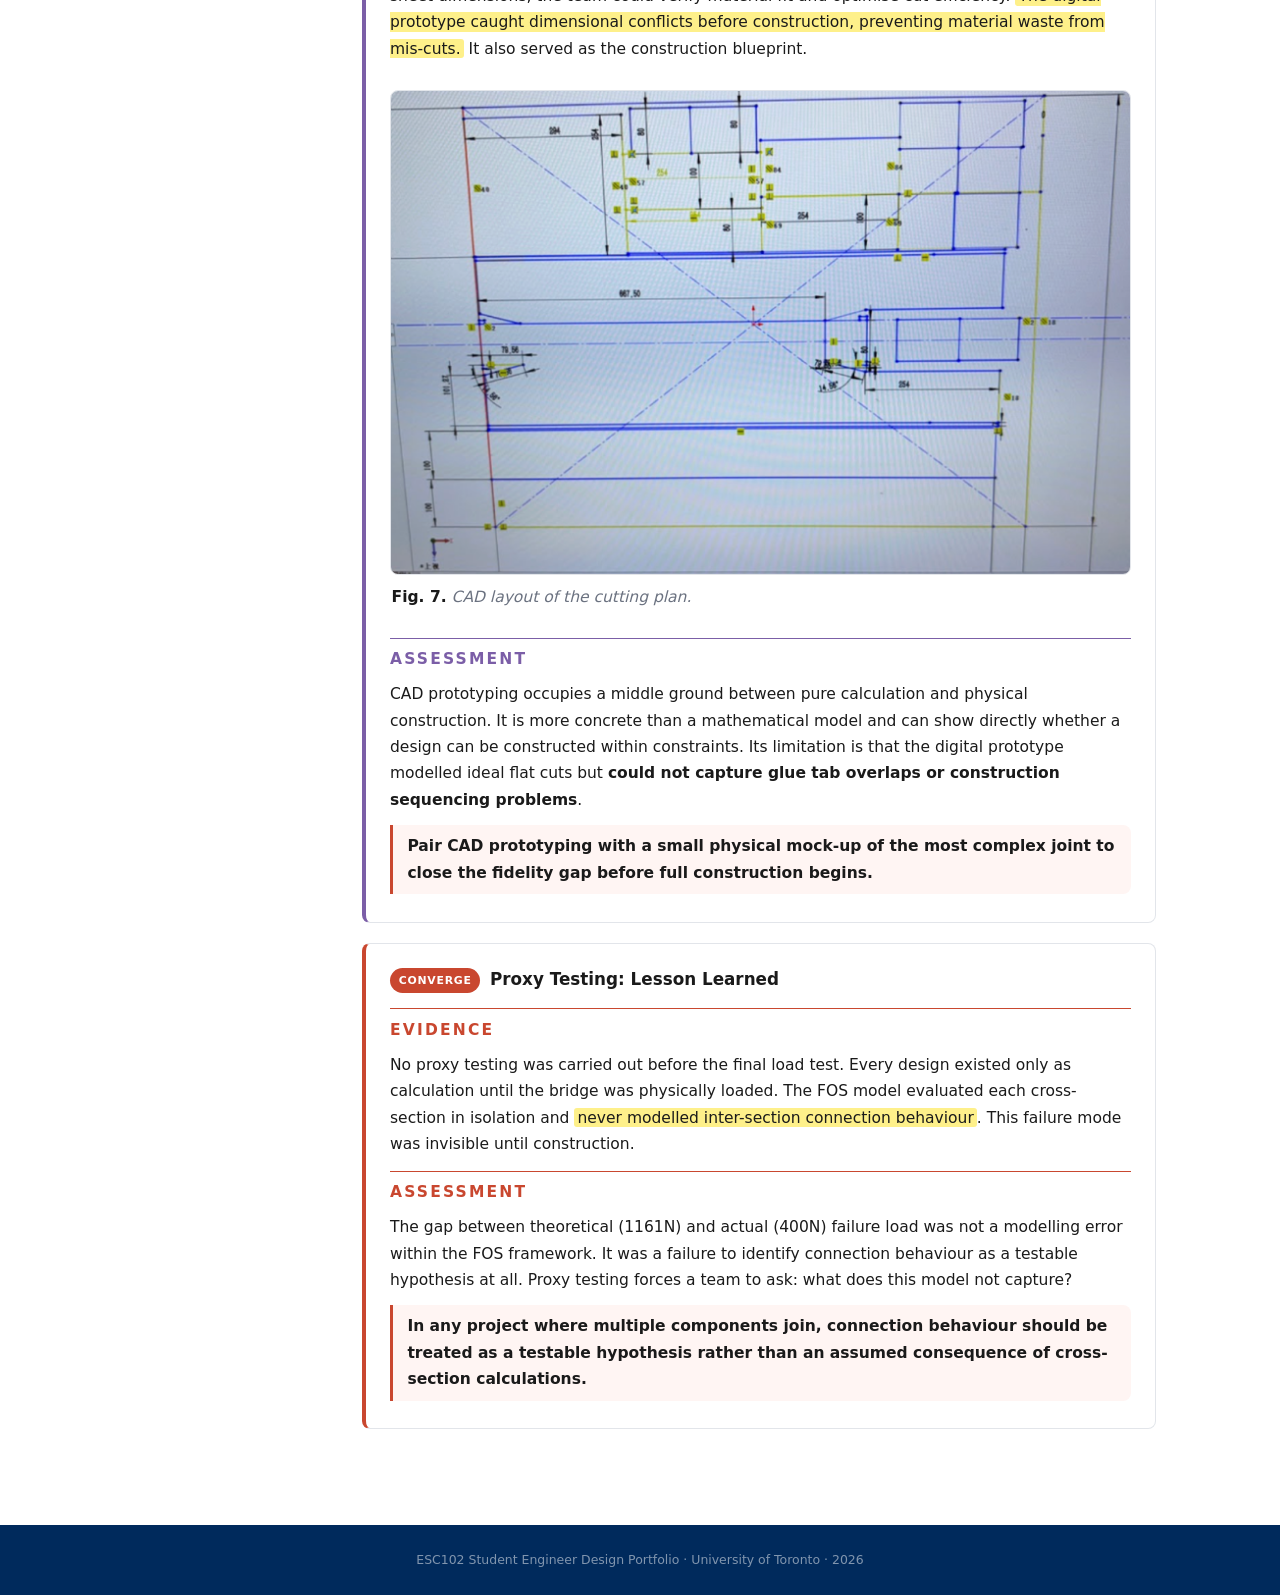
<file: praxis-bridge.html>
<!DOCTYPE html>
<html lang="en">
<head>
  <meta charset="UTF-8" />
  <meta name="viewport" content="width=device-width, initial-scale=1.0" />
  <title>CIV102 Bridge: Engineering Portfolio</title>
  <link rel="stylesheet" href="css/praxis.css" />
</head>
<body>

  <nav class="topbar">
    <a class="topbar-back" href="praxis.html">Back to Portfolio</a>
    <span class="topbar-title">CIV102 Bridge: Team 306</span>
  </nav>

  <div class="project-layout">

    <aside class="sidebar">
      <p class="sidebar-label">On this page</p>
      <nav class="sidebar-nav">
        <a class="sidebar-link" href="#summary">One-Page Summary</a>
        <a class="sidebar-link" href="#annotation">Annotation</a>
        <a class="sidebar-link" href="#ctmfs">CTMFs</a>
      </nav>
    </aside>

    <main class="main-content">

      <div class="project-page-header">
        <p class="project-page-eyebrow">Design Project 02 · Winter 2026</p>
        <h1 class="project-page-title">CIV102 Bridge Project: Team 306</h1>
        <p class="project-page-teammates">With Candy Ma and Emiliano Rioja Kuri Kassis</p>
        <div class="strand-badges">
          <span class="badge badge-frame">Frame</span>
          <span class="badge badge-converge">Converge</span>
          <span class="badge badge-represent">Represent</span>
        </div>
      </div>

      <!-- ── Team photo ────────────────────────────────────────── -->
      <div class="figure" style="margin-bottom: 2rem;">
        <img src="assets/praxis/bridge_team.png" alt="Team 306 at the CIV102 bridge showcase" />
        <p class="figure-caption">Team 306 at the CIV102 bridge showcase.</p>
      </div>

      <!-- ── Project intro ──────────────────────────────────────── -->
      <div class="summary-body" style="margin-bottom: 2rem;">
        <p>
          After Praxis I, I valued grounding design decisions in stakeholder reality.
          After CIV102, I extended that value to <strong>physical reality itself</strong>.
          A model that is not validated against what it claims to represent is speculative,
          regardless of how rigorous the mathematics are.
          I now approach every design with the question: what are we assuming, and when
          will we test it?
        </p>
      </div>

      <!-- ── Summary ──────────────────────────────────────────── -->
      <section id="summary" class="content-section">
        <p class="subsection-title">One-Page Summary</p>

        <div class="summary-body">
          <p>
            In teams of three, we designed and built a matboard box girder bridge spanning
            <strong>1200mm</strong> to support a moving 400N train load, with the goal of
            <strong>maximizing failure load while accurately predicting it</strong>.
            The design was hard-constrained by a fixed material budget (826,008 mm² matboard)
            and a 200mm height limit.
          </p>

          <p>
            <strong>Key framing decision:</strong> The assignment prescribed the objective —
            maximize failure load — but left the framing of how open.
            Our most important framing decision was decomposing a single cross-section
            optimization into a <span class="key-term">spatially differentiated structural problem</span>.
            By computing the shear force and bending moment envelopes across all train positions
            in Python, we identified two boundary points (x&#8321; = 237mm, x&#8322; = 947mm)
            where the dominant load type switched.
            The bridge ends were <strong>shear-critical</strong>.
            The central span was <strong>moment-critical</strong>.
            <mark>A uniform cross-section would over-design for one load type at every
            section, wasting the fixed material budget.</mark>
            This reframing drove all subsequent design decisions.
          </p>
        </div>

        <div class="figure">
          <img src="assets/praxis/bridge_image2.png" alt="Bending moment and shear force diagram along the bridge" />
          <p class="figure-caption"><strong>Fig. 1.</strong> The graph of bending moment and shear force along the bridge. The moment is scaled up to the maximum shear. The intersections represent the division of three sections of the bridge, where x&#8321; = 237mm and x&#8322; = 947mm.</p>
        </div>

        <div class="summary-body">
          <p>
            <strong>Design process:</strong> Starting from Design 0 (failure load: 240N),
            we iterated through 7 designs using a
            <span class="key-term">bottleneck-driven strategy</span>: identify the minimum
            Factor of Safety failure mode, then target it with a specific geometric change.
          </p>
          <ul>
            <li><strong>Designs 1–3:</strong> Addressed plate buckling and flexural compression by thickening flanges and increasing web height, reaching 920N.</li>
            <li><strong>Design 5:</strong> Variable cross-section depth — shallower at ends, deeper in the middle — with a third top flange layer only in the central span. This satisfied both the material constraint and structural requirements simultaneously, yielding a failure load of 1161N.</li>
          </ul>
        </div>

        <div class="figure">
          <img src="assets/praxis/bridge_image3.png" alt="Design 3 cross-section with 160mm web height" />
          <p class="figure-caption"><strong>Fig. 2.</strong> Screenshot of Design 3. Web height is 160mm.</p>
        </div>

        <div class="figure">
          <img src="assets/praxis/bridge_image4.png" alt="Engineering drawing of Design 5 with variable depth" />
          <p class="figure-caption"><strong>Fig. 3.</strong> Screenshot of the engineering drawing of Design 5. Two cross-sections and the side-view are clearly shown in the top part of the figure. This is the sign of reframing the problem.</p>
        </div>

        <div class="summary-body">
          <p>
            <strong>Final design and outcome:</strong> A pi-beam with variable depth across
            three sections, 9 diaphragms with tighter spacing at the ends, and a
            triple-layer top flange in the central span.
            Theoretical failure load: <strong>1161N</strong>.
            Actual failure load: <strong>400N</strong>.
          </p>
          <p>
            The gap was caused by the connection section between structural zones.
            At 400N, the connection could no longer endure the moment and failed.
            This failure mode was invisible to the FOS model, which evaluated each
            cross-section in isolation.
            <mark>By the time the weakness became physically apparent, all material had
            been cut and no reinforcement was possible.</mark>
          </p>
        </div>

        <div class="figure">
          <img src="assets/praxis/bridge_image5.jpeg" alt="Engineering drawing of final bridge dimensions" />
          <p class="figure-caption"><strong>Fig. 4.</strong> Engineering drawing of the dimension of the bridge.</p>
        </div>

        <div class="figure">
          <img src="assets/praxis/bridge_image6.jpeg" alt="Bridge before load testing" />
          <p class="figure-caption"><strong>Fig. 5.</strong> Bridge before the testing.</p>
        </div>

      </section>

      <!-- ── Annotation ───────────────────────────────────────── -->
      <section id="annotation" class="content-section">
        <div class="annotation-box">
          <p class="subsection-title">Annotation</p>

          <div class="annotation-point">
            <p class="annotation-point-label label-bridge-frame">Key Framing Decision</p>
            <p>
              The assignment framed the goal as maximizing failure load.
              We reframed it as three independent structural sub-problems.
              <mark>This reframing unlocked the variable-depth design that a uniform
              cross-section approach could never have reached within the material budget.</mark>
              The Python SFD/BMD analysis was the evidence that justified this reframing.
              Without it, a three-section bridge would have been a guess, not an argument.
            </p>
          </div>

          <div class="annotation-point">
            <p class="annotation-point-label label-bridge-bad">No Proxy Test</p>
            <p>
              Our team did not carry out any proxy testing before the final load test.
              Every design existed only as calculation until the bridge was physically loaded.
              <strong>The FOS model evaluated each cross-section in isolation</strong> and
              never modelled inter-section connections.
              <mark>The connection failure was invisible until construction, at which point
              all material had already been cut.</mark>
              No reinforcement was possible.
            </p>
            <p>
              The gap between theoretical (1161N) and actual (400N) failure load was stark.
              This was not a modelling error within the FOS framework. It was a failure to
              identify connection behaviour as a testable hypothesis at all.
            </p>
          </div>

        </div>
      </section>

      <!-- ── CTMFs ─────────────────────────────────────────────── -->
      <section id="ctmfs" class="content-section">
        <hr class="section-divider" />
        <p class="subsection-title">CTMFs Used</p>

        <!-- Overview chart -->
        <div class="ctmf-overview">
          <div class="ctmf-overview-header">
            <span>CTMF</span>
            <span>Strand</span>
            <span>Role in this project</span>
          </div>
          <div class="ctmf-overview-row">
            <span class="ctmf-overview-name">Toulmin Fractal</span>
            <span><span class="badge badge-frame">Frame</span></span>
            <span class="ctmf-overview-desc">Decompose a single design claim into spatially distinct sub-claims, each requiring its own evidence.</span>
          </div>
          <div class="ctmf-overview-row">
            <span class="ctmf-overview-name">Computational Prototyping</span>
            <span><span class="badge badge-converge">Converge</span></span>
            <span class="ctmf-overview-desc">Iterate through 7 designs via Python FOS model before committing to physical material.</span>
          </div>
          <div class="ctmf-overview-row">
            <span class="ctmf-overview-name">CAD Prototyping</span>
            <span><span class="badge badge-represent">Represent</span></span>
            <span class="ctmf-overview-desc">Build a digital cutting layout in SolidWorks to verify material fit before physical cuts.</span>
          </div>
          <div class="ctmf-overview-row">
            <span class="ctmf-overview-name">Proxy Testing</span>
            <span><span class="badge badge-converge">Converge</span></span>
            <span class="ctmf-overview-desc">Not used — lesson learned. Connection behaviour was never tested as a hypothesis.</span>
          </div>
        </div>

        <!-- Detailed cards -->
        <div class="ctmf-grid">

          <div class="ctmf-card frame">
            <div class="ctmf-card-header">
              <span class="badge badge-frame">Frame</span>
              <span class="ctmf-name">Toulmin Fractal</span>
            </div>
            <p class="ctmf-row-label">Evidence of Use</p>
            <p>
              The top-level design claim was to maximize failure load within material constraints.
              By applying the Toulmin fractal, this claim decomposed into three spatially distinct
              sub-claims, each requiring its own data and warrant.
              The SFD/BMD intersection provided evidence that the bridge ends and the central
              span were structurally different problems.
              <mark>Each sub-claim then became its own independent design argument.</mark>
              The intersection plot identified x&#8321; = 237mm and x&#8322; = 947mm as natural
              structural boundaries, directly justifying the variable-depth design of Design 5.
            </p>

            <div class="figure">
              <img src="assets/praxis/bridge_image7.png" alt="Toulmin Fractal diagram showing main claim and sub-claims" />
              <p class="figure-caption"><strong>Fig. 6.</strong> A figure to demonstrate Toulmin Fractals with the main claim shown in the red block and sub-claims shown in orange sections.</p>
            </div>

            <p class="ctmf-row-label">Assessment</p>
            <p>
              The Toulmin fractal is most useful when a single claim contains hidden sub-problems
              with different dominant constraints.
              The risk is over-decomposition: more sub-claims introduce more boundaries that the
              argument must account for.
              <strong>Our splice between sections required an on-site fix</strong> because
              constructability at the boundary was never treated as its own sub-claim.
            </p>
            <p class="lesson">In future projects, constructability at structural boundaries should be added as an explicit nested claim before finalising any spatially decomposed design.</p>
          </div>

          <div class="ctmf-card converge">
            <div class="ctmf-card-header">
              <span class="badge badge-converge">Converge</span>
              <span class="ctmf-name">Computational Prototyping</span>
            </div>
            <p class="ctmf-row-label">Evidence of Use</p>
            <p>
              Rather than physically building each iteration, we used Python to compute all
              8 failure mode FOS values per design, enabling rapid iteration through 7 designs
              before touching matboard.
              <mark>Design 4 was eliminated entirely by the model</mark> — calculated surface
              area exceeded the material constraint by approximately 13,000 mm². No material
              was wasted.
            </p>
            <p class="ctmf-row-label">Assessment</p>
            <p>
              Most valuable when the design space is large and physical prototyping is expensive.
              Its core limitation is the assumption of ideal conditions.
              <strong>The model could not predict glue joint imprecision or construction
              variability.</strong>
              Design 6 required an on-site I-beam addition as a direct consequence of this gap.
            </p>
            <p class="lesson">Use computational prototyping for bulk iteration, but schedule an explicit physical validation step before finalising. Do not treat construction as a separate phase.</p>
          </div>

          <div class="ctmf-card represent">
            <div class="ctmf-card-header">
              <span class="badge badge-represent">Represent</span>
              <span class="ctmf-name">CAD Prototyping</span>
            </div>
            <p class="ctmf-row-label">Evidence of Use</p>
            <p>
              SolidWorks was used to build a digital prototype of the matboard cutting layout
              before any physical cuts were made.
              By virtually assembling all cross-section components within the sheet dimensions,
              the team could verify material fit and optimise cut efficiency.
              <mark>The digital prototype caught dimensional conflicts before construction,
              preventing material waste from mis-cuts.</mark>
              It also served as the construction blueprint.
            </p>

            <div class="figure">
              <img src="assets/praxis/bridge_image8.png" alt="CAD cutting layout for matboard" />
              <p class="figure-caption"><strong>Fig. 7.</strong> CAD layout of the cutting plan.</p>
            </div>

            <p class="ctmf-row-label">Assessment</p>
            <p>
              CAD prototyping occupies a middle ground between pure calculation and physical
              construction. It is more concrete than a mathematical model and can show directly
              whether a design can be constructed within constraints.
              Its limitation is that the digital prototype modelled ideal flat cuts but
              <strong>could not capture glue tab overlaps or construction sequencing problems</strong>.
            </p>
            <p class="lesson">Pair CAD prototyping with a small physical mock-up of the most complex joint to close the fidelity gap before full construction begins.</p>
          </div>

          <div class="ctmf-card converge">
            <div class="ctmf-card-header">
              <span class="badge badge-converge">Converge</span>
              <span class="ctmf-name">Proxy Testing: Lesson Learned</span>
            </div>
            <p class="ctmf-row-label">Evidence</p>
            <p>
              No proxy testing was carried out before the final load test.
              Every design existed only as calculation until the bridge was physically loaded.
              The FOS model evaluated each cross-section in isolation and
              <mark>never modelled inter-section connection behaviour</mark>.
              This failure mode was invisible until construction.
            </p>
            <p class="ctmf-row-label">Assessment</p>
            <p>
              The gap between theoretical (1161N) and actual (400N) failure load was not a
              modelling error within the FOS framework. It was a failure to identify connection
              behaviour as a testable hypothesis at all.
              Proxy testing forces a team to ask: what does this model not capture?
            </p>
            <p class="lesson">In any project where multiple components join, connection behaviour should be treated as a testable hypothesis rather than an assumed consequence of cross-section calculations.</p>
          </div>

        </div>
      </section>

    </main>
  </div>

  <footer>
    ESC102 Student Engineer Design Portfolio · University of Toronto · 2026
  </footer>

  <script src="js/praxis.js"></script>
</body>
</html>
</file>
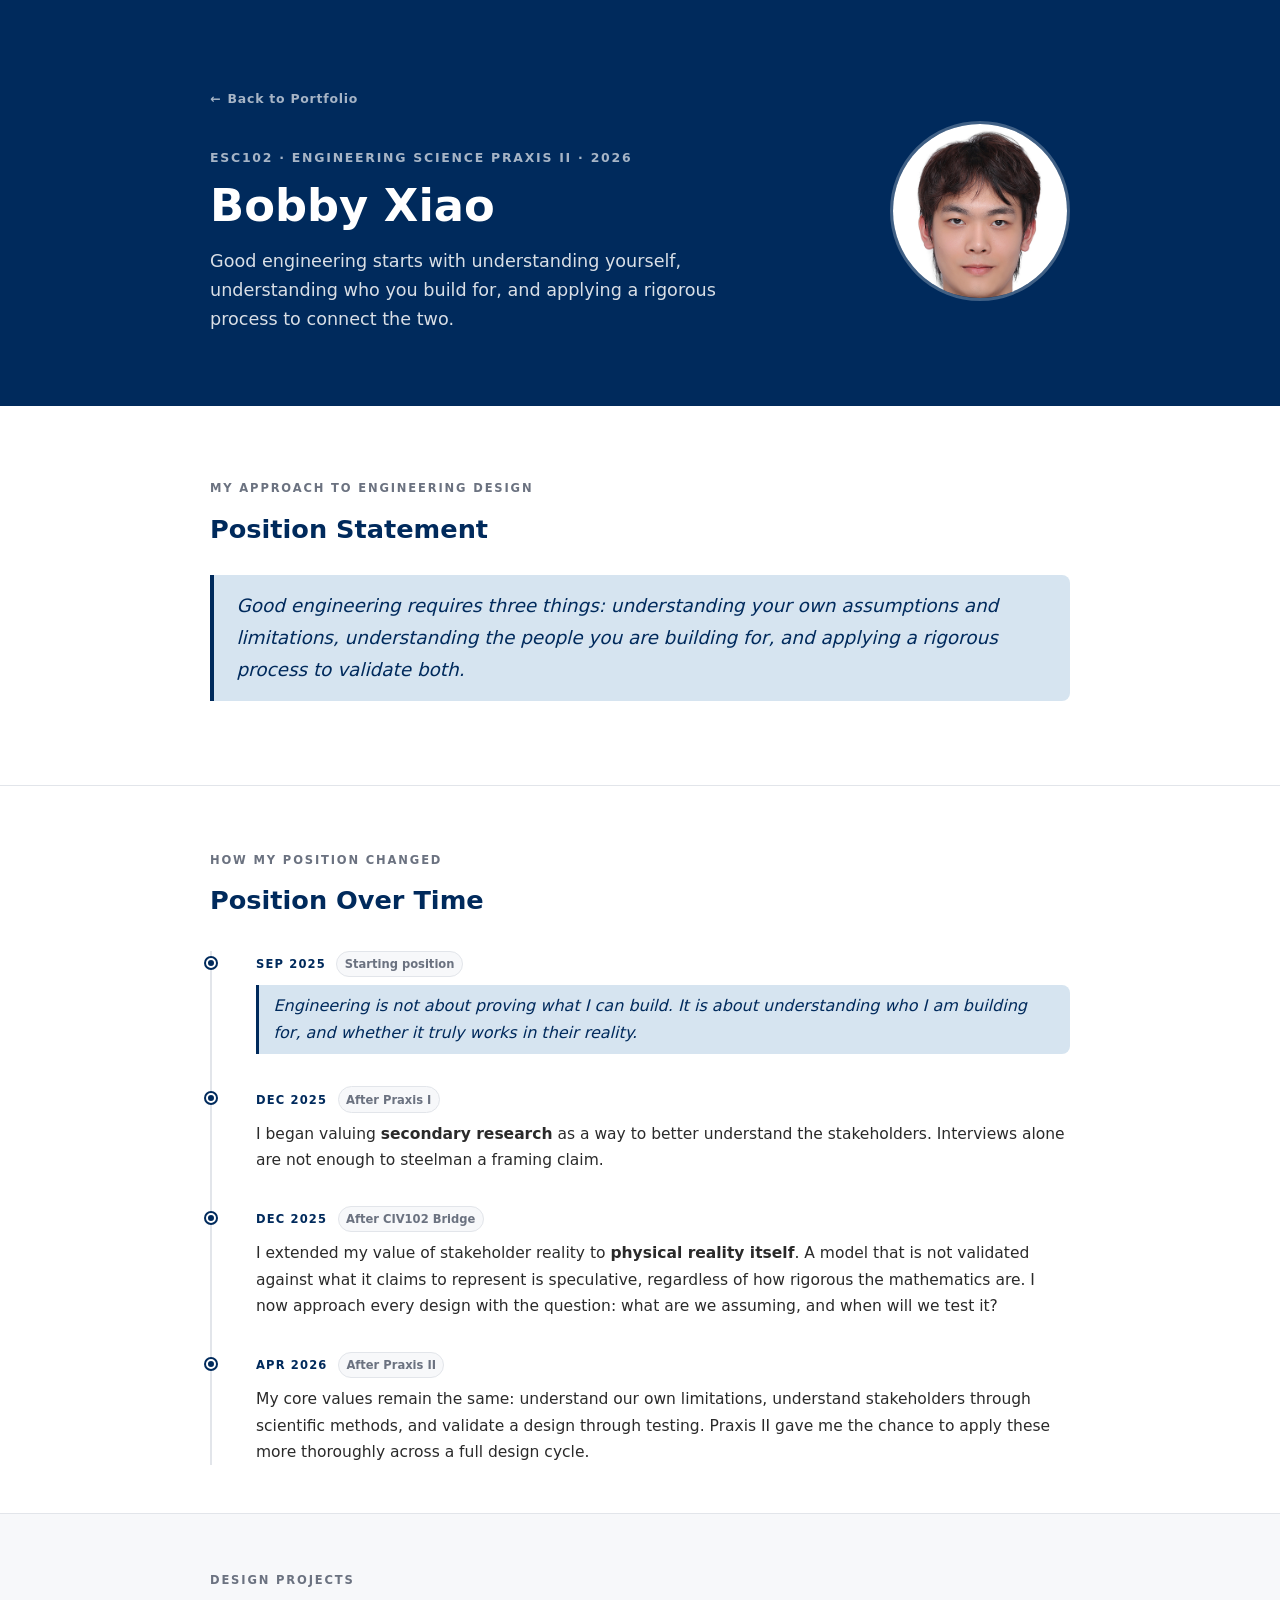
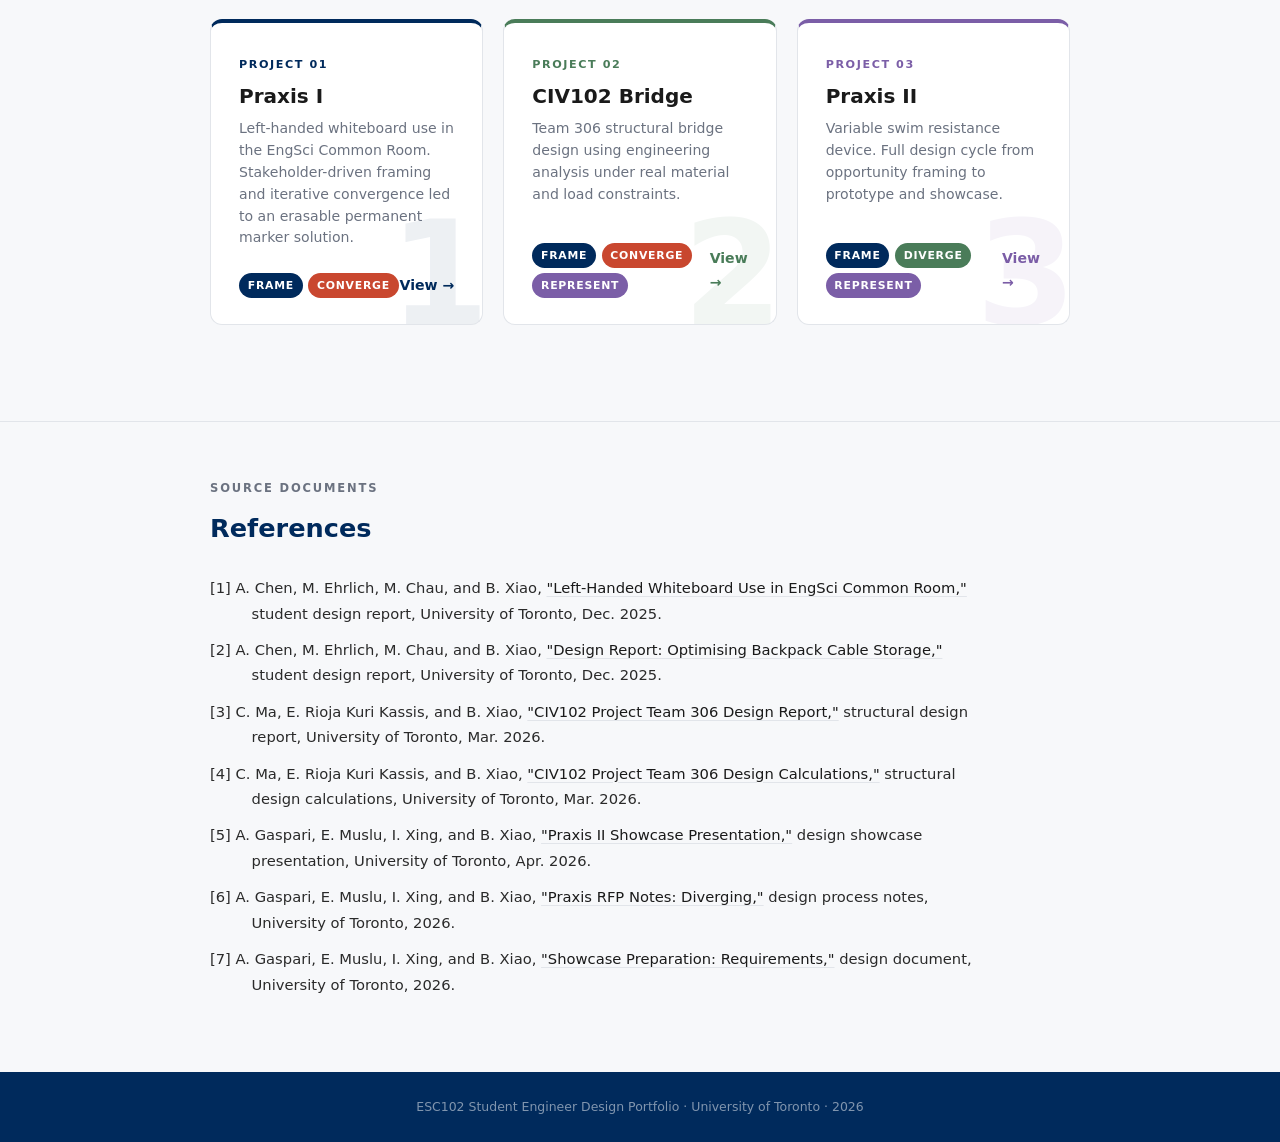
<file: praxis.html>
<!DOCTYPE html>
<html lang="en">
<head>
  <meta charset="UTF-8" />
  <meta name="viewport" content="width=device-width, initial-scale=1.0" />
  <title>Bobby Xiao: ESC102 Engineering Portfolio</title>
  <link rel="stylesheet" href="css/praxis.css" />
  <style>
    .hero-back {
      display: inline-flex;
      align-items: center;
      gap: .4rem;
      color: rgba(255,255,255,.65);
      font-size: .78rem;
      font-weight: 600;
      letter-spacing: .06em;
      text-decoration: none;
      margin-bottom: 1.5rem;
      transition: color .15s;
    }
    .hero-back::before { content: "←"; }
    .hero-back:hover { color: #fff; }
  </style>
</head>
<body>

  <!-- ── Hero ───────────────────────────────────────────────── -->
  <header class="home-hero">
    <div class="container hero-inner">
      <div class="hero-text">
        <a class="hero-back" href="index.html">Back to Portfolio</a>
        <p class="hero-eyebrow">ESC102 · Engineering Science Praxis II · 2026</p>
        <h1 class="hero-name">Bobby Xiao</h1>
        <p class="hero-tagline">
          Good engineering starts with understanding yourself,
          understanding who you build for,
          and applying a rigorous process to connect the two.
        </p>
      </div>
      <div class="hero-photo">
        <img src="assets/praxis/profile.jpg" alt="Bobby Xiao" />
      </div>
    </div>
  </header>

  <!-- ── Position Statement ─────────────────────────────────── -->
  <section class="home-position">
    <div class="container">
      <p class="section-label">My approach to engineering design</p>
      <h2 class="section-title">Position Statement</h2>

      <blockquote class="position-statement">
        Good engineering requires three things: understanding your own assumptions and
        limitations, understanding the people you are building for, and applying a
        rigorous process to validate both.
      </blockquote>
    </div>
  </section>

  <!-- ── Position Evolution ───────────────────────────────────── -->
  <section class="position-evolution">
    <div class="container">
      <p class="section-label">How my position changed</p>
      <h2 class="section-title">Position Over Time</h2>
      <div class="timeline">

        <div class="timeline-item">
          <div class="timeline-meta">
            <span class="timeline-date">Sep 2025</span>
            <span class="timeline-tag">Starting position</span>
          </div>
          <blockquote class="timeline-quote">
            Engineering is not about proving what I can build. It is about understanding
            who I am building for, and whether it truly works in their reality.
          </blockquote>
        </div>

        <div class="timeline-item">
          <div class="timeline-meta">
            <span class="timeline-date">Dec 2025</span>
            <span class="timeline-tag">After Praxis I</span>
          </div>
          <p class="timeline-text">
            I began valuing <strong>secondary research</strong> as a way to better
            understand the stakeholders. Interviews alone are not enough to steelman
            a framing claim.
          </p>
        </div>

        <div class="timeline-item">
          <div class="timeline-meta">
            <span class="timeline-date">Dec 2025</span>
            <span class="timeline-tag">After CIV102 Bridge</span>
          </div>
          <p class="timeline-text">
            I extended my value of stakeholder reality to <strong>physical reality itself</strong>.
            A model that is not validated against what it claims to represent is speculative,
            regardless of how rigorous the mathematics are.
            I now approach every design with the question: what are we assuming, and when
            will we test it?
          </p>
        </div>

        <div class="timeline-item">
          <div class="timeline-meta">
            <span class="timeline-date">Apr 2026</span>
            <span class="timeline-tag">After Praxis II</span>
          </div>
          <p class="timeline-text">
            My core values remain the same: understand our own limitations, understand
            stakeholders through scientific methods, and validate a design through testing.
            Praxis II gave me the chance to apply these more thoroughly across a full
            design cycle.
          </p>
        </div>

      </div>
    </div>
  </section>

  <!-- ── Project Navigation ─────────────────────────────────── -->
  <section class="projects-nav">
    <span class="section-label">Design projects</span>
    <div class="project-cards">

      <a class="project-card" href="praxis-1.html"
         data-num="1"
         style="--card-color: #002a5c">
        <div>
          <p class="card-number">Project 01</p>
          <h3 class="card-title">Praxis I</h3>
          <p class="card-desc">
            Left-handed whiteboard use in the EngSci Common Room. Stakeholder-driven
            framing and iterative convergence led to an erasable permanent marker solution.
          </p>
        </div>
        <div class="card-footer">
          <div class="card-badges">
            <span class="badge badge-frame">Frame</span>
            <span class="badge badge-converge">Converge</span>
          </div>
          <span class="card-arrow">View →</span>
        </div>
      </a>

      <a class="project-card" href="praxis-bridge.html"
         data-num="2"
         style="--card-color: #4a7c59">
        <div>
          <p class="card-number">Project 02</p>
          <h3 class="card-title">CIV102 Bridge</h3>
          <p class="card-desc">
            Team 306 structural bridge design using engineering analysis
            under real material and load constraints.
          </p>
        </div>
        <div class="card-footer">
          <div class="card-badges">
            <span class="badge badge-frame">Frame</span>
            <span class="badge badge-converge">Converge</span>
            <span class="badge badge-represent">Represent</span>
          </div>
          <span class="card-arrow" style="color:#4a7c59">View →</span>
        </div>
      </a>

      <a class="project-card" href="praxis-2.html"
         data-num="3"
         style="--card-color: #7b5ea7">
        <div>
          <p class="card-number">Project 03</p>
          <h3 class="card-title">Praxis II</h3>
          <p class="card-desc">
            Variable swim resistance device. Full design cycle from opportunity
            framing to prototype and showcase.
          </p>
        </div>
        <div class="card-footer">
          <div class="card-badges">
            <span class="badge badge-frame">Frame</span>
            <span class="badge badge-diverge">Diverge</span>
            <span class="badge badge-represent">Represent</span>
          </div>
          <span class="card-arrow" style="color:#7b5ea7">View →</span>
        </div>
      </a>

    </div>
  </section>

  <!-- ── References ───────────────────────────────────────────── -->
  <section class="home-references">
    <div class="container">
      <p class="section-label">Source documents</p>
      <h2 class="section-title">References</h2>

      <div class="ieee-references">
        <p class="ieee-ref-entry">[1] A. Chen, M. Ehrlich, M. Chau, and B. Xiao, <a href="pdfs/praxis1-final-report.pdf" target="_blank">"Left-Handed Whiteboard Use in EngSci Common Room,"</a> student design report, University of Toronto, Dec. 2025.</p>
        <p class="ieee-ref-entry">[2] A. Chen, M. Ehrlich, M. Chau, and B. Xiao, <a href="pdfs/praxis1-design-report.pdf" target="_blank">"Design Report: Optimising Backpack Cable Storage,"</a> student design report, University of Toronto, Dec. 2025.</p>
        <p class="ieee-ref-entry">[3] C. Ma, E. Rioja Kuri Kassis, and B. Xiao, <a href="pdfs/bridge-design-report.pdf" target="_blank">"CIV102 Project Team 306 Design Report,"</a> structural design report, University of Toronto, Mar. 2026.</p>
        <p class="ieee-ref-entry">[4] C. Ma, E. Rioja Kuri Kassis, and B. Xiao, <a href="pdfs/bridge-calculations.pdf" target="_blank">"CIV102 Project Team 306 Design Calculations,"</a> structural design calculations, University of Toronto, Mar. 2026.</p>
        <p class="ieee-ref-entry">[5] A. Gaspari, E. Muslu, I. Xing, and B. Xiao, <a href="pdfs/praxis2-presentation.pdf" target="_blank">"Praxis II Showcase Presentation,"</a> design showcase presentation, University of Toronto, Apr. 2026.</p>
        <p class="ieee-ref-entry">[6] A. Gaspari, E. Muslu, I. Xing, and B. Xiao, <a href="pdfs/praxis2-rfp-notes.pdf" target="_blank">"Praxis RFP Notes: Diverging,"</a> design process notes, University of Toronto, 2026.</p>
        <p class="ieee-ref-entry">[7] A. Gaspari, E. Muslu, I. Xing, and B. Xiao, <a href="pdfs/praxis2-requirements.pdf" target="_blank">"Showcase Preparation: Requirements,"</a> design document, University of Toronto, 2026.</p>
      </div>
    </div>
  </section>

  <footer>
    ESC102 Student Engineer Design Portfolio · University of Toronto · 2026
  </footer>

</body>
</html>
</file>
<file: css/praxis.css>
/* ============================================================
   ESC102 Engineering Portfolio — style.css
   ============================================================ */

:root {
  --bg:        #ffffff;
  --surface:   #f7f8fa;
  --border:    #e2e5ea;
  --text:      #1a1a1a;
  --muted:     #6b7280;
  --accent:    #002a5c;
  --accent-lt: #d6e4f0;

  --frame:     #002a5c;
  --diverge:   #4a7c59;
  --converge:  #c9472f;
  --represent: #7b5ea7;

  --radius: 8px;
  --nav-h:  56px;
}

*, *::before, *::after { box-sizing: border-box; margin: 0; padding: 0; }
html { scroll-behavior: smooth; }
body {
  font-family: system-ui, -apple-system, "Segoe UI", sans-serif;
  font-size: 17px;
  line-height: 1.75;
  color: var(--text);
  background: var(--bg);
}
a { color: var(--accent); text-decoration: none; }

/* ═══════════════════════════════════════════════════════════
   HOME PAGE
   ═══════════════════════════════════════════════════════════ */

.home-hero {
  background: var(--accent);
  color: #fff;
  padding: 5.5rem 2rem 4.5rem;
}
.home-hero .container { max-width: 860px; margin: 0 auto; }
.hero-inner { display: flex; align-items: center; justify-content: space-between; gap: 3rem; }
.hero-text { display: flex; flex-direction: column; gap: .8rem; flex: 1; }
.hero-photo { flex-shrink: 0; }
.hero-photo img {
  width: 180px;
  height: 180px;
  border-radius: 50%;
  object-fit: cover;
  object-position: center top;
  border: 3px solid rgba(255,255,255,.25);
  display: block;
}
.hero-eyebrow {
  font-size: .78rem;
  font-weight: 600;
  letter-spacing: .14em;
  text-transform: uppercase;
  opacity: .65;
}
.hero-name { font-size: 2.8rem; font-weight: 700; line-height: 1.12; }
.hero-tagline {
  font-size: 1.1rem;
  opacity: .85;
  max-width: 520px;
  line-height: 1.65;
  margin-top: .2rem;
}

.home-position { padding: 4.5rem 2rem 3.5rem; }
.home-position .container { max-width: 860px; margin: 0 auto; }

.section-label {
  font-size: .72rem;
  font-weight: 700;
  letter-spacing: .16em;
  text-transform: uppercase;
  color: var(--muted);
  margin-bottom: .5rem;
}
.section-title {
  font-size: 1.6rem;
  font-weight: 700;
  color: var(--accent);
  margin-bottom: 1.5rem;
}
.position-statement {
  font-size: 1.15rem;
  font-style: italic;
  border-left: 4px solid var(--accent);
  padding: .9rem 1.4rem;
  margin: 1.25rem 0 1.75rem;
  color: var(--accent);
  background: var(--accent-lt);
  border-radius: 0 var(--radius) var(--radius) 0;
}
.position-body p { margin-bottom: 1rem; color: #2a2a2a; }

/* ── Position Evolution timeline ───────────────────────────── */
.position-evolution {
  padding: 4rem 2rem 3rem;
  border-top: 1px solid var(--border);
}
.position-evolution .container { max-width: 860px; margin: 0 auto; }

.timeline {
  position: relative;
  margin-top: 1.75rem;
  padding-left: 1.5rem;
  border-left: 2px solid var(--border);
  display: flex;
  flex-direction: column;
  gap: 2rem;
}
.timeline-item { position: relative; padding-left: 1.25rem; }
.timeline-item::before {
  content: '';
  position: absolute;
  left: -1.88rem;
  top: .45rem;
  width: 10px;
  height: 10px;
  border-radius: 50%;
  background: var(--accent);
  border: 2px solid var(--bg);
  box-shadow: 0 0 0 2px var(--accent);
}
.timeline-meta {
  display: flex;
  align-items: center;
  gap: .65rem;
  margin-bottom: .5rem;
  flex-wrap: wrap;
}
.timeline-date {
  font-size: .72rem;
  font-weight: 800;
  letter-spacing: .1em;
  text-transform: uppercase;
  color: var(--accent);
}
.timeline-tag {
  font-size: .72rem;
  font-weight: 600;
  color: var(--muted);
  background: var(--surface);
  border: 1px solid var(--border);
  padding: .2em .65em;
  border-radius: 99px;
}
.timeline-quote {
  font-style: italic;
  font-size: 1rem;
  color: var(--accent);
  border-left: 3px solid var(--accent);
  padding: .5rem .9rem;
  background: var(--accent-lt);
  border-radius: 0 var(--radius) var(--radius) 0;
  line-height: 1.65;
}
.timeline-text {
  font-size: .97rem;
  color: #2a2a2a;
  line-height: 1.7;
  margin: 0;
}

/* ── References ─────────────────────────────────────────────── */
.home-references {
  padding: 3.5rem 2rem 4rem;
  background: var(--surface);
  border-top: 1px solid var(--border);
}
.home-references .container { max-width: 860px; margin: 0 auto; }
.ieee-references {
  margin-top: 1.5rem;
  max-width: 780px;
}
.ieee-ref-entry {
  font-size: .92rem;
  line-height: 1.75;
  color: #2a2a2a;
  padding-left: 2.6rem;
  text-indent: -2.6rem;
  margin-bottom: .65rem;
}
.ieee-ref-entry a {
  color: var(--text);
  text-decoration: underline;
  text-underline-offset: 3px;
  text-decoration-color: var(--border);
  transition: color .15s, text-decoration-color .15s;
}
.ieee-ref-entry a:hover {
  color: var(--accent);
  text-decoration-color: var(--accent);
}

/* ── Project cards ──────────────────────────────────────────── */
.projects-nav {
  padding: 3.5rem 2rem 6rem;
  background: var(--surface);
  border-top: 1px solid var(--border);
}
.projects-nav > .section-label {
  max-width: 860px;
  margin: 0 auto 1.75rem;
  display: block;
}
.project-cards {
  max-width: 860px;
  margin: 0 auto;
  display: grid;
  grid-template-columns: repeat(3, 1fr);
  gap: 1.25rem;
}
.project-card {
  position: relative;
  overflow: hidden;
  display: flex;
  flex-direction: column;
  justify-content: space-between;
  background: var(--bg);
  border-radius: 12px;
  border: 1.5px solid var(--border);
  border-top: 4px solid var(--card-color, var(--accent));
  padding: 2rem 1.75rem 1.6rem;
  text-decoration: none;
  color: var(--text);
  transition: box-shadow .2s, transform .2s;
  min-height: 240px;
}
.project-card::before {
  content: attr(data-num);
  position: absolute;
  right: -.05em;
  bottom: -.15em;
  font-size: 9rem;
  font-weight: 900;
  line-height: 1;
  color: var(--card-color, var(--accent));
  opacity: .07;
  pointer-events: none;
  user-select: none;
}
.project-card:hover {
  box-shadow: 0 8px 28px rgba(0,0,0,.1);
  transform: translateY(-3px);
  text-decoration: none;
}
.card-number {
  font-size: .7rem;
  font-weight: 700;
  letter-spacing: .14em;
  text-transform: uppercase;
  color: var(--card-color, var(--accent));
  margin-bottom: .6rem;
}
.card-title { font-size: 1.25rem; font-weight: 700; color: var(--text); line-height: 1.25; margin-bottom: .6rem; }
.card-desc { font-size: .88rem; color: var(--muted); line-height: 1.55; margin-bottom: 1.5rem; }
.card-footer { display: flex; align-items: center; justify-content: space-between; }
.card-arrow {
  font-size: .88rem;
  font-weight: 700;
  color: var(--card-color, var(--accent));
  display: flex;
  align-items: center;
  gap: .25rem;
  transition: gap .15s;
}
.project-card:hover .card-arrow { gap: .5rem; }
.card-badges { display: flex; gap: .35rem; flex-wrap: wrap; }

/* ═══════════════════════════════════════════════════════════
   PROJECT PAGES
   ═══════════════════════════════════════════════════════════ */

/* ── Topbar ─────────────────────────────────────────────────── */
.topbar {
  height: var(--nav-h);
  background: var(--bg);
  border-bottom: 1px solid var(--border);
  display: flex;
  align-items: center;
  padding: 0 2rem;
  gap: 1.25rem;
  position: sticky;
  top: 0;
  z-index: 100;
  box-shadow: 0 1px 6px rgba(0,0,0,.05);
}
.topbar-back {
  display: inline-flex;
  align-items: center;
  gap: .4rem;
  background: var(--accent);
  color: #fff;
  font-size: .82rem;
  font-weight: 700;
  padding: .45em 1em .45em .8em;
  border-radius: 99px;
  white-space: nowrap;
  flex-shrink: 0;
  transition: background .15s, transform .1s;
  text-decoration: none;
}
.topbar-back:hover { background: #003d80; text-decoration: none; transform: translateX(-2px); }
.topbar-back::before { content: "←"; font-size: .95em; }
.topbar-title { font-size: .88rem; color: var(--muted); font-weight: 500; white-space: nowrap; overflow: hidden; text-overflow: ellipsis; }

/* ── PDF embed ──────────────────────────────────────────────── */
.pdf-wrapper { position: relative; margin: 1rem 0; }
.pdf-embed {
  width: 100%;
  height: 80vh;
  min-height: 500px;
  border: 1px solid var(--border);
  border-radius: var(--radius);
  display: block;
  background: var(--surface);
}
.pdf-scroll-hint {
  display: flex;
  align-items: center;
  justify-content: center;
  gap: .4rem;
  margin-top: .55rem;
  font-size: .8rem;
  color: var(--muted);
  font-style: italic;
}
.pdf-scroll-hint svg { flex-shrink: 0; animation: bounce-y 1.6s ease-in-out infinite; }
@keyframes bounce-y {
  0%, 100% { transform: translateY(0); }
  50%       { transform: translateY(3px); }
}

/* ── Sidebar layout ─────────────────────────────────────────── */
.project-layout {
  display: flex;
  max-width: 1080px;
  margin: 0 auto;
  padding: 0 1.5rem;
  gap: 3rem;
  align-items: flex-start;
}
.sidebar {
  width: 190px;
  flex-shrink: 0;
  position: sticky;
  top: calc(var(--nav-h) + 2rem);
  padding: 2.5rem 0;
}
.sidebar-label {
  font-size: .68rem;
  font-weight: 700;
  letter-spacing: .16em;
  text-transform: uppercase;
  color: var(--muted);
  margin-bottom: 1rem;
  padding-left: .9rem;
}
.sidebar-nav { display: flex; flex-direction: column; gap: .1rem; }
.sidebar-link {
  font-size: .88rem;
  font-weight: 500;
  color: var(--muted);
  padding: .45rem .9rem;
  border-radius: 6px;
  border-left: 2px solid transparent;
  transition: color .15s, border-color .15s, background .15s;
  display: block;
}
.sidebar-link:hover { color: var(--accent); background: var(--surface); text-decoration: none; }
.sidebar-link.active { color: var(--accent); border-left-color: var(--accent); background: var(--accent-lt); font-weight: 600; }

/* ── Main content ───────────────────────────────────────────── */
.main-content { flex: 1; min-width: 0; padding: 2.5rem 0 6rem; }

/* ── Project header ─────────────────────────────────────────── */
.project-page-header { margin-bottom: 2.5rem; }
.project-page-eyebrow {
  font-size: .72rem;
  font-weight: 700;
  letter-spacing: .15em;
  text-transform: uppercase;
  color: var(--muted);
  margin-bottom: .4rem;
}
.project-page-title { font-size: 1.85rem; font-weight: 700; color: var(--accent); line-height: 1.2; margin-bottom: .6rem; }
.strand-badges { display: flex; gap: .4rem; flex-wrap: wrap; margin-top: .5rem; }
.badge {
  font-size: .68rem;
  font-weight: 700;
  letter-spacing: .07em;
  text-transform: uppercase;
  padding: .28em .8em;
  border-radius: 99px;
  color: #fff;
}
.badge-frame     { background: var(--frame); }
.badge-diverge   { background: var(--diverge); }
.badge-converge  { background: var(--converge); }
.badge-represent { background: var(--represent); }
.badge-tbd       { background: var(--border); color: var(--muted); }

/* ── Content sections ───────────────────────────────────────── */
.content-section { scroll-margin-top: calc(var(--nav-h) + 2rem); }
.content-section + .content-section { margin-top: 3.5rem; }

.subsection-title {
  display: inline-flex;
  align-items: center;
  gap: .5rem;
  font-size: .75rem;
  font-weight: 800;
  letter-spacing: .16em;
  text-transform: uppercase;
  color: #fff;
  background: var(--accent);
  padding: .4em 1em;
  border-radius: 4px;
  margin-bottom: 1.1rem;
}

.summary-body p { margin-bottom: 1rem; font-size: 1rem; }
.summary-body ul { padding-left: 1.4rem; margin-bottom: 1rem; }
.summary-body li { margin-bottom: .35rem; font-size: 1rem; }

.annotation-box {
  background: var(--surface);
  border: 1px solid var(--border);
  border-radius: var(--radius);
  padding: 1.5rem 1.75rem;
}

.section-divider { border: none; border-top: 1px solid var(--border); margin: 2.5rem 0; }

/* ── Annotation sub-topics ──────────────────────────────────── */
.annotation-point + .annotation-point {
  margin-top: 1.75rem;
  padding-top: 1.75rem;
  border-top: 1px dashed var(--border);
}
.annotation-point p { margin-bottom: 1rem; font-size: 1rem; }

.annotation-point-label {
  display: inline-block;
  font-size: .68rem;
  font-weight: 800;
  letter-spacing: .13em;
  text-transform: uppercase;
  color: #fff;
  padding: .3em .8em;
  border-radius: 4px;
  margin-bottom: .75rem;
}
.annotation-point-label.label-reframe  { background: #1e40af; }
.annotation-point-label.label-team     { background: #92400e; }
.annotation-point-label.label-positive      { background: #166534; }
.annotation-point-label.label-pairwise      { background: #6b21a8; }
.annotation-point-label.label-bridge-frame  { background: #0f766e; }
.annotation-point-label.label-bridge-bad    { background: #b45309; }
.annotation-point-label.label-p2-frame      { background: #0369a1; }
.annotation-point-label.label-p2-represent  { background: #7c3aed; }

/* ── Teammates line ─────────────────────────────────────────── */
.project-page-teammates {
  font-size: .85rem;
  color: var(--text);
  margin-top: .45rem;
  margin-bottom: .1rem;
}
.project-page-teammates::before {
  content: "Team: ";
  font-weight: 700;
  color: var(--accent);
}

/* ── Text emphasis ──────────────────────────────────────────── */
mark {
  background: #fef08a;
  color: inherit;
  padding: .05em .2em;
  border-radius: 3px;
}
.key-term {
  font-weight: 700;
  color: var(--accent);
}
.lesson {
  display: block;
  font-weight: 600;
  border-left: 3px solid var(--converge);
  padding: .5rem .9rem;
  margin-top: .75rem;
  background: #fff5f3;
  border-radius: 0 var(--radius) var(--radius) 0;
  font-size: .95rem;
}

/* ── CTMF overview chart ────────────────────────────────────── */
.ctmf-overview {
  border: 1px solid var(--border);
  border-radius: var(--radius);
  overflow: hidden;
  margin-bottom: 2rem;
}
.ctmf-overview-header {
  display: grid;
  grid-template-columns: 1fr 130px 1fr;
  gap: 1rem;
  padding: .6rem 1.25rem;
  background: var(--accent);
  color: #fff;
  font-size: .7rem;
  font-weight: 800;
  letter-spacing: .12em;
  text-transform: uppercase;
}
.ctmf-overview-row {
  display: grid;
  grid-template-columns: 1fr 130px 1fr;
  gap: 1rem;
  padding: .9rem 1.25rem;
  align-items: center;
  border-bottom: 1px solid var(--border);
}
.ctmf-overview-row:last-child { border-bottom: none; }
.ctmf-overview-row:nth-child(even) { background: var(--surface); }
.ctmf-overview-name { font-weight: 700; font-size: .95rem; }
.ctmf-overview-desc { font-size: .88rem; color: var(--muted); }

/* ── CTMF cards ─────────────────────────────────────────────── */
.ctmf-grid { display: grid; gap: 1.25rem; margin-top: 1rem; }
.ctmf-card {
  border: 1px solid var(--border);
  border-left: 4px solid var(--border);
  border-radius: var(--radius);
  padding: 1.35rem 1.5rem;
  background: var(--bg);
}
.ctmf-card.frame     { border-left-color: var(--frame); }
.ctmf-card.diverge   { border-left-color: var(--diverge); }
.ctmf-card.converge  { border-left-color: var(--converge); }
.ctmf-card.represent { border-left-color: var(--represent); }
.ctmf-card.placeholder-card { border-left-color: var(--border); opacity: .6; }

.ctmf-card-header { display: flex; align-items: center; gap: .6rem; margin-bottom: .85rem; }
.ctmf-name { font-weight: 700; font-size: 1.05rem; }

.ctmf-row-label {
  display: block;
  font-size: .62rem;
  font-weight: 800;
  letter-spacing: .14em;
  text-transform: uppercase;
  color: var(--muted);
  background: none;
  padding: .45rem 0 .15rem;
  margin-top: .85rem;
  border-top: 1.5px solid var(--border);
}
.ctmf-card.converge  .ctmf-row-label { color: var(--converge); border-color: var(--converge); }
.ctmf-card.frame     .ctmf-row-label { color: var(--frame);    border-color: var(--frame); }
.ctmf-card.diverge   .ctmf-row-label { color: var(--diverge);  border-color: var(--diverge); }
.ctmf-card.represent .ctmf-row-label { color: var(--represent);border-color: var(--represent); }

.ctmf-card p { font-size: .97rem; margin-bottom: .4rem; line-height: 1.7; }

.placeholder {
  display: block;
  background: var(--surface);
  border: 1.5px dashed var(--border);
  border-radius: var(--radius);
  padding: .8rem 1rem;
  color: var(--muted);
  font-size: .9rem;
  font-style: italic;
}

/* ── Figures & captions ─────────────────────────────────────── */
.figure { margin: 1.75rem 0; }
.figure img {
  display: block;
  width: 100%;
  border-radius: var(--radius);
  border: 1px solid var(--border);
  background: var(--surface);
}
.figure.narrow { display: flex; flex-direction: column; align-items: center; }
.figure.narrow img { width: auto; max-width: 340px; max-height: 420px; object-fit: contain; }
.figure-caption {
  font-size: .83rem;
  color: var(--muted);
  font-style: italic;
  margin-top: .55rem;
  line-height: 1.55;
  padding: 0 .1rem;
}
.figure-caption strong { color: var(--text); font-style: normal; font-weight: 600; }
.figure-row { display: grid; grid-template-columns: 1fr 1fr; gap: 1rem; margin: 1.75rem 0; }
.figure-row .figure { margin: 0; }

/* ── Footer ─────────────────────────────────────────────────── */
footer {
  background: var(--accent);
  color: rgba(255,255,255,.5);
  text-align: center;
  padding: 1.5rem;
  font-size: .78rem;
}

/* ── Responsive ─────────────────────────────────────────────── */
@media (max-width: 768px) {
  .project-cards { grid-template-columns: 1fr; }
  .project-layout { flex-direction: column; padding: 0 1rem; gap: 0; }
  .sidebar { position: static; width: 100%; padding: 1.25rem 0 0; border-bottom: 1px solid var(--border); margin-bottom: 2rem; }
  .sidebar-nav { flex-direction: row; gap: .5rem; flex-wrap: wrap; }
  .sidebar-link { border-left: none; border-bottom: 2px solid transparent; border-radius: 0; }
  .sidebar-link.active { border-left-color: transparent; border-bottom-color: var(--accent); }
  .hero-name { font-size: 2rem; }
  .hero-inner { flex-direction: column-reverse; align-items: flex-start; gap: 1.5rem; }
  .hero-photo img { width: 120px; height: 120px; }
  .topbar { padding: 0 1rem; }
  .ctmf-overview-header,
  .ctmf-overview-row { grid-template-columns: 1fr; gap: .4rem; }
}
</file>
